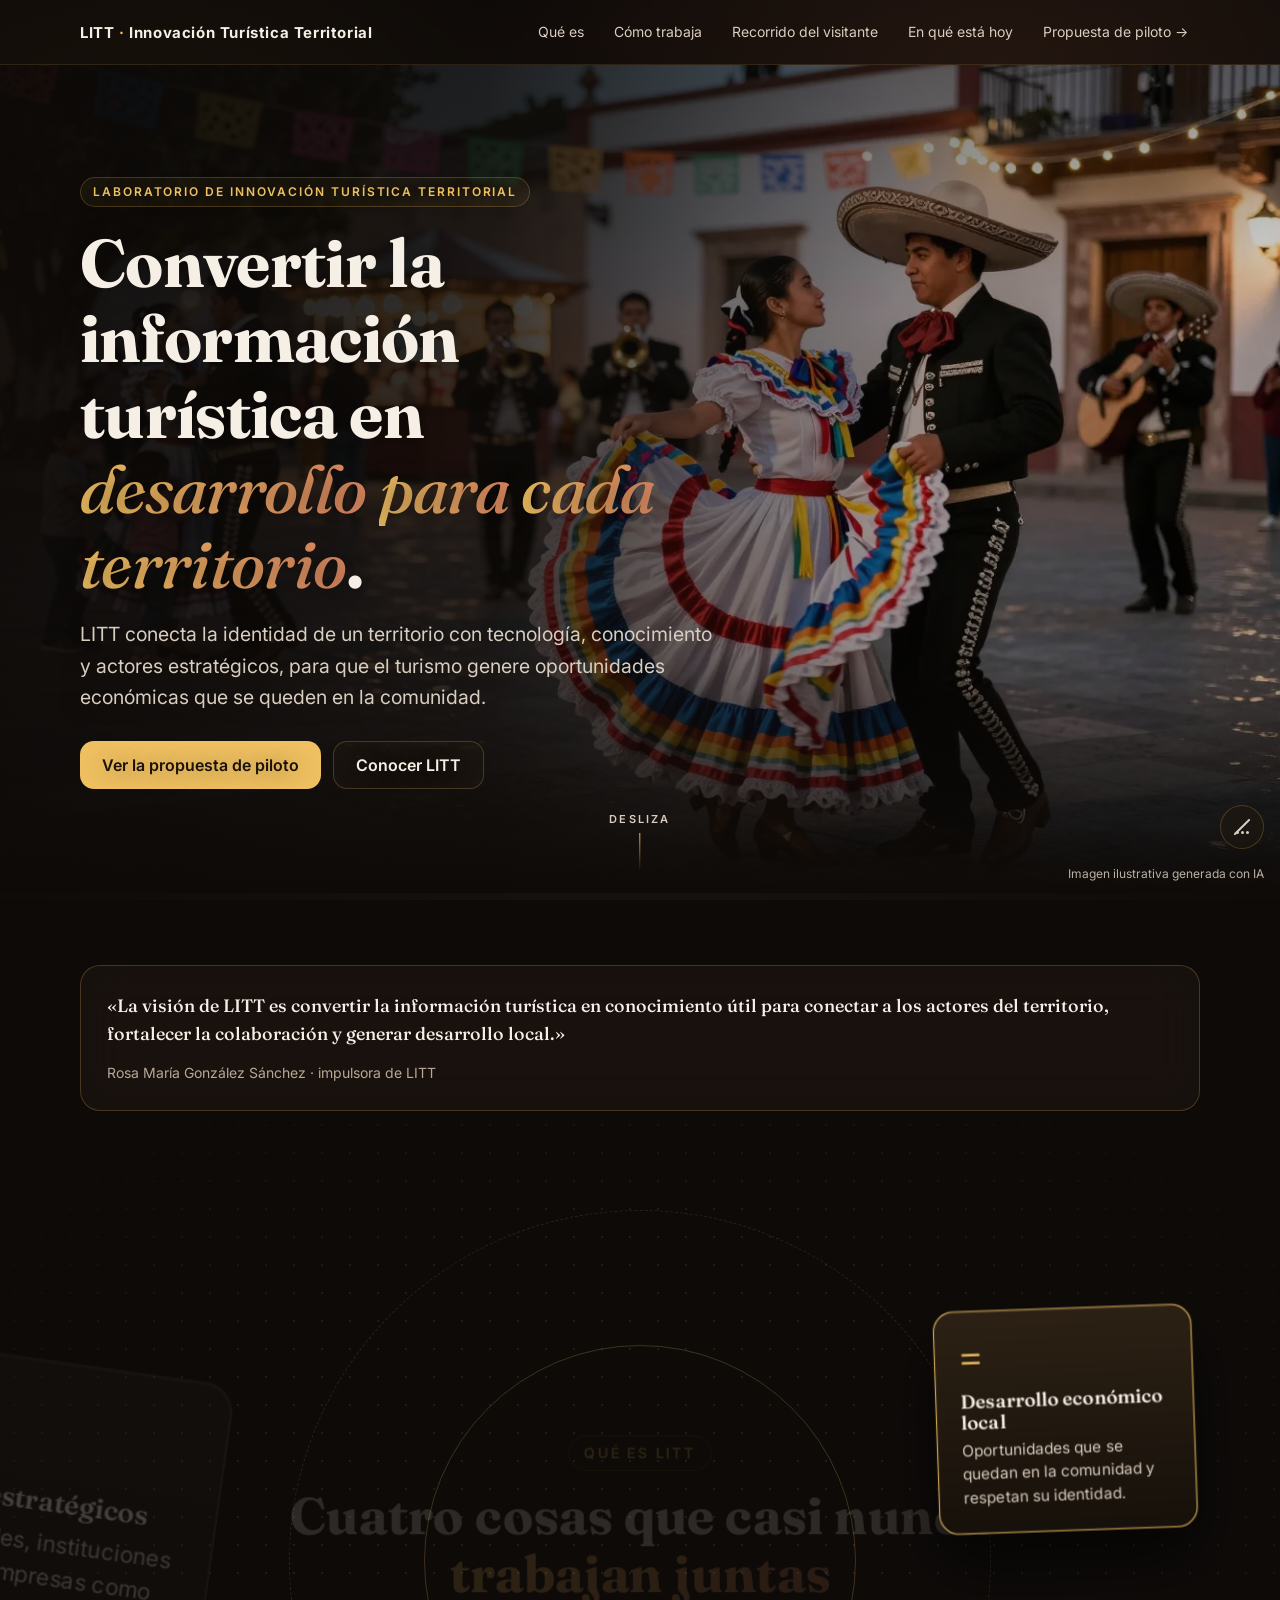
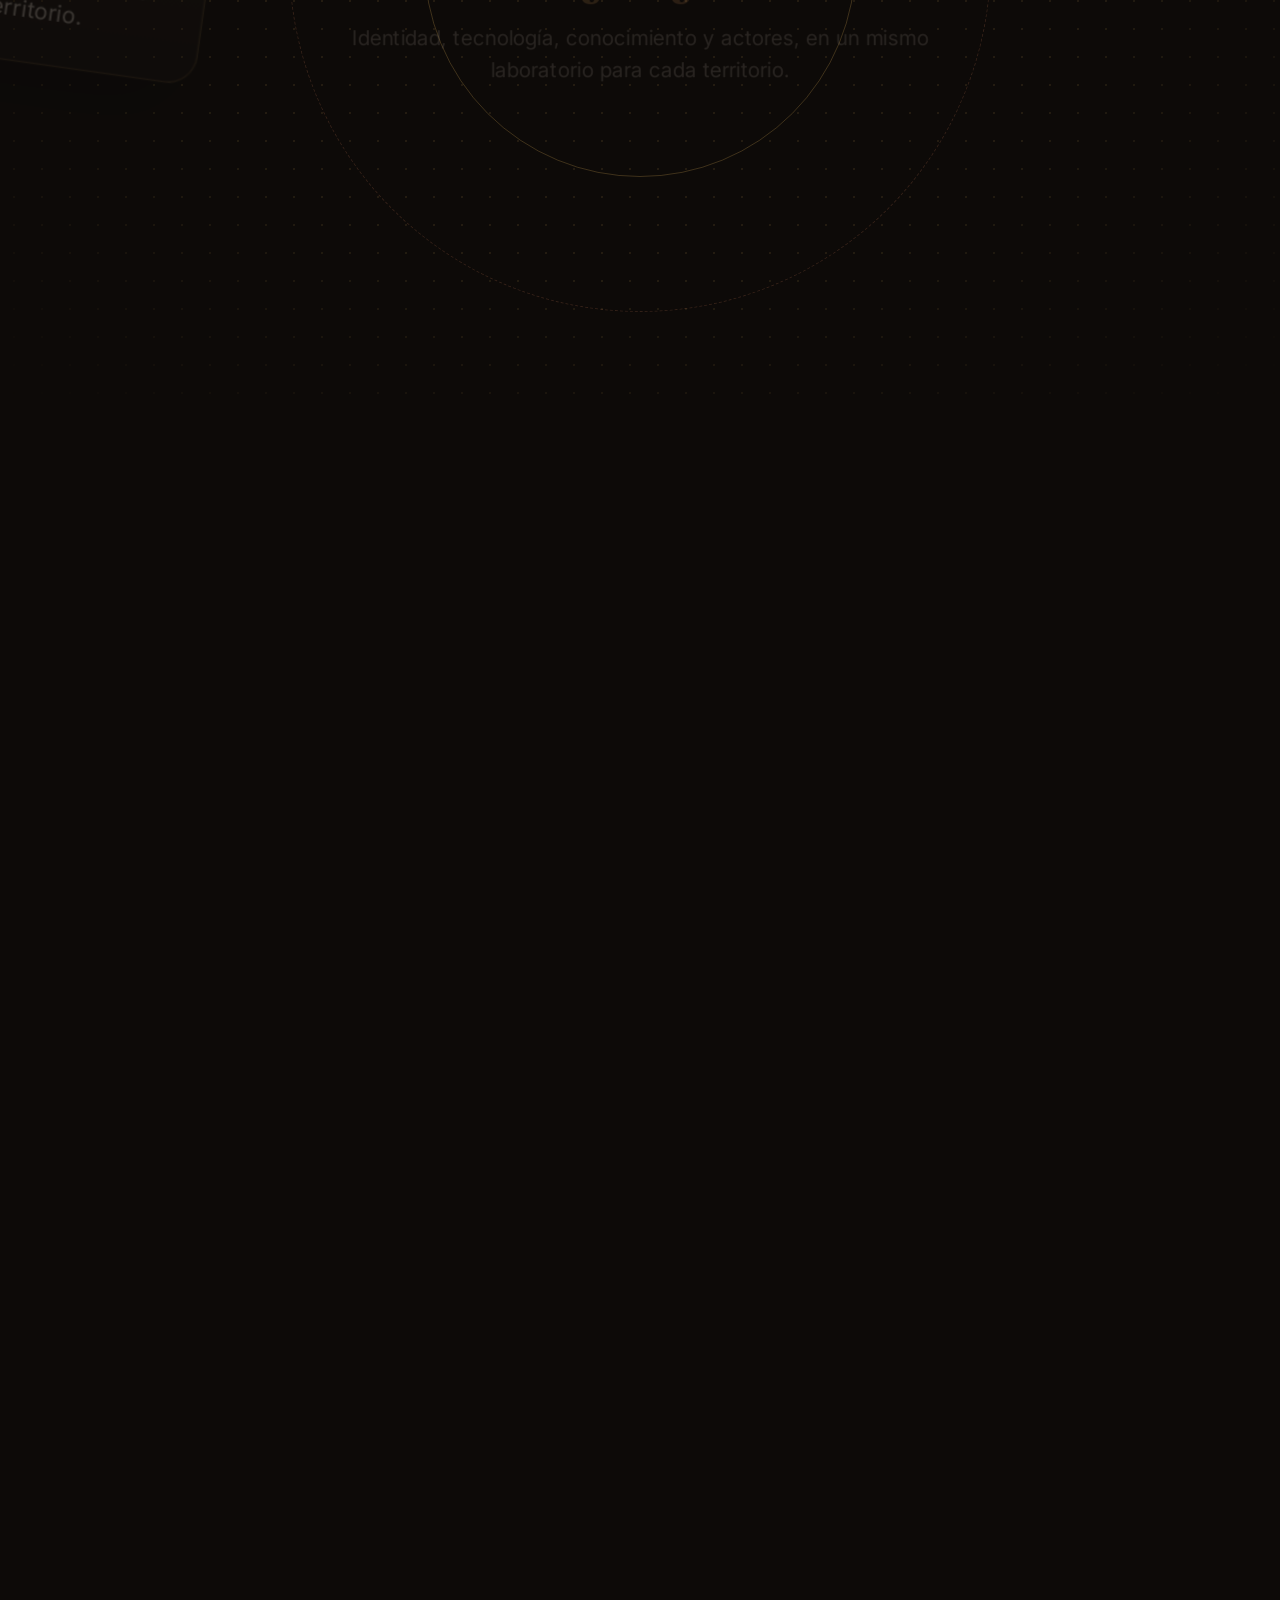
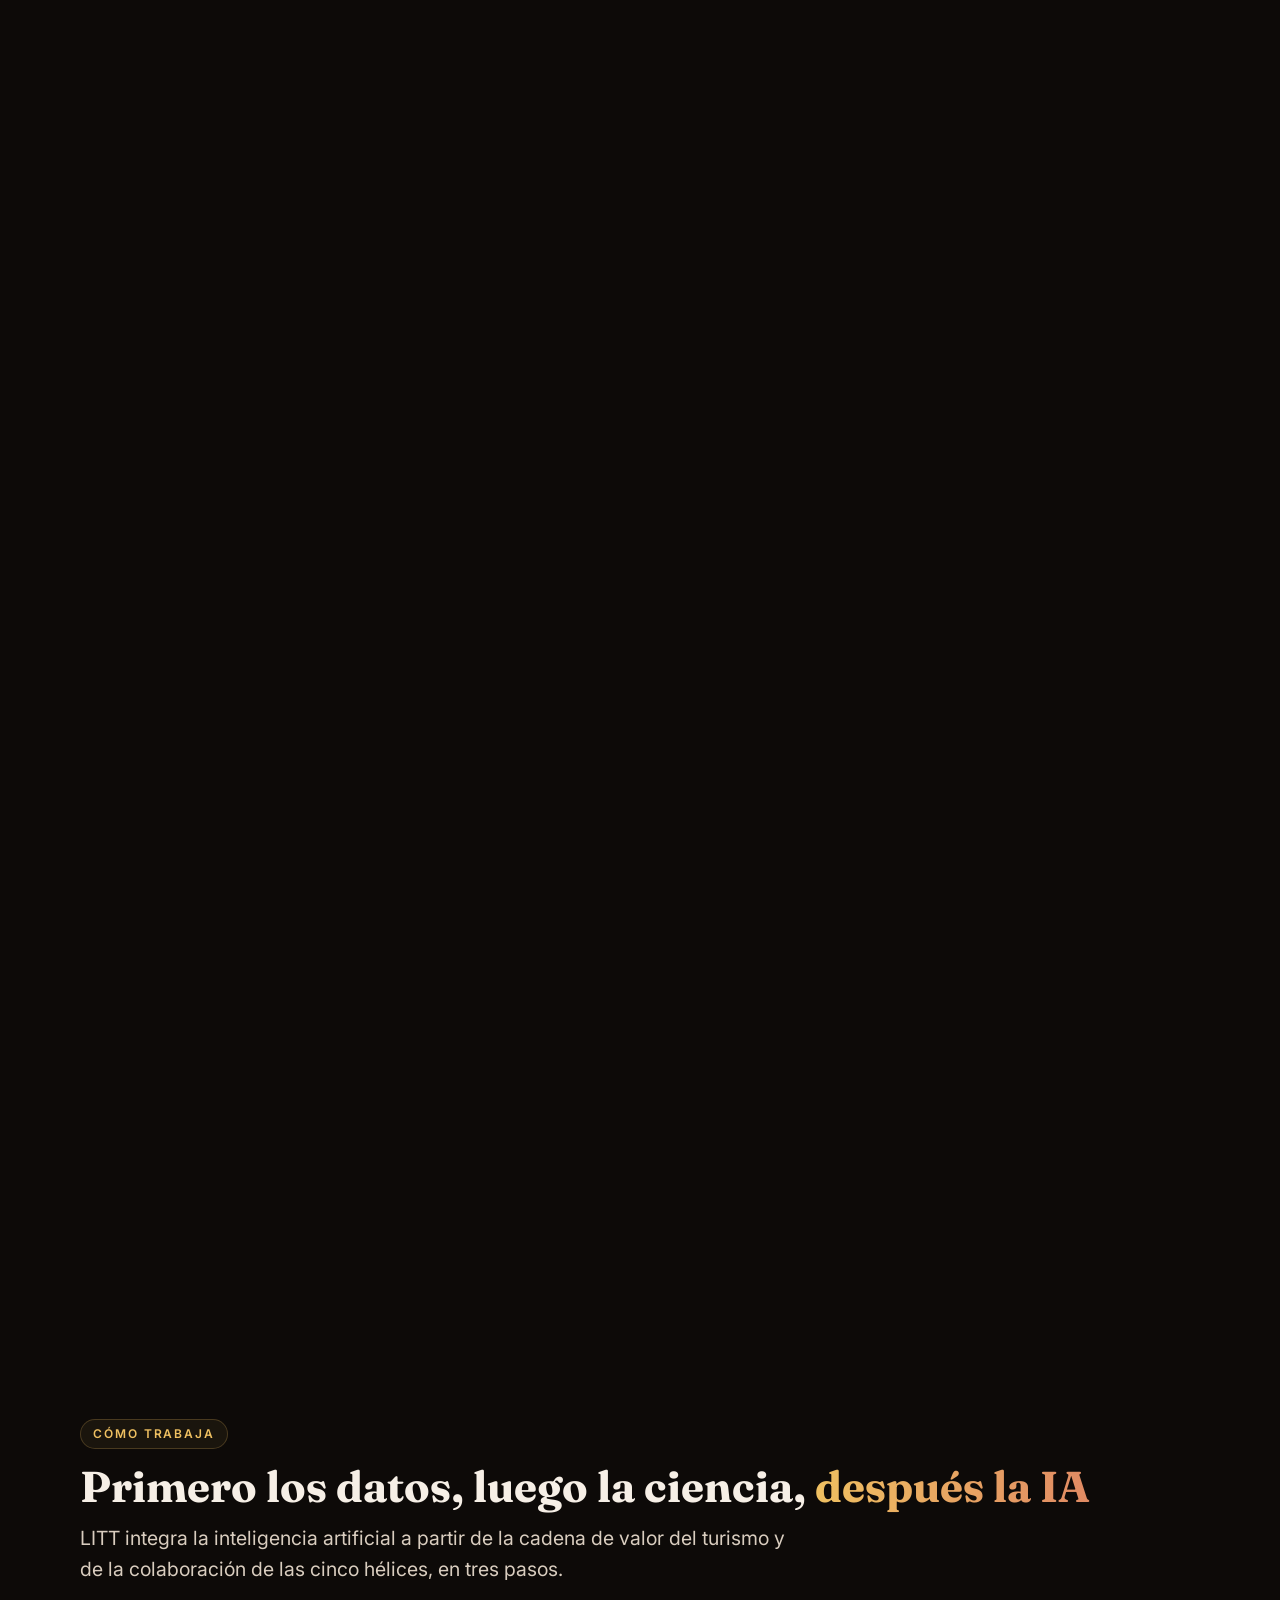
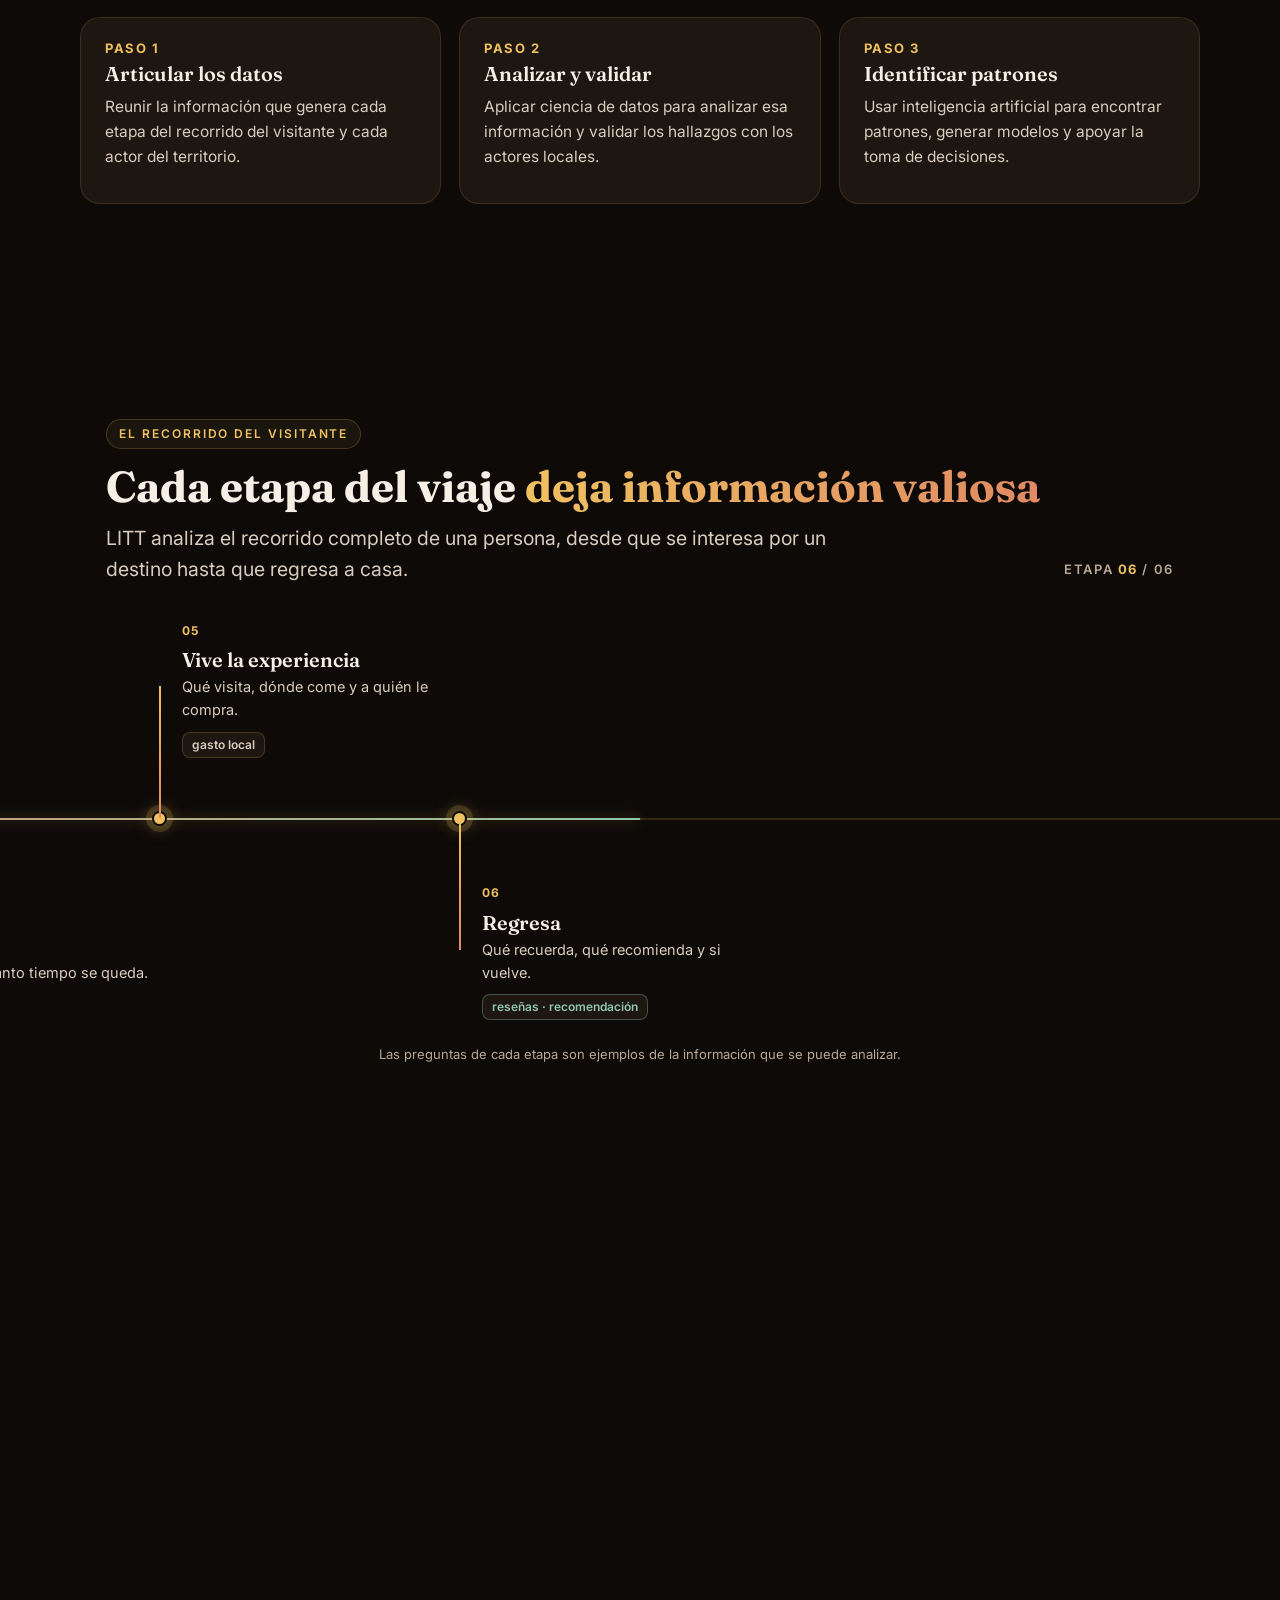
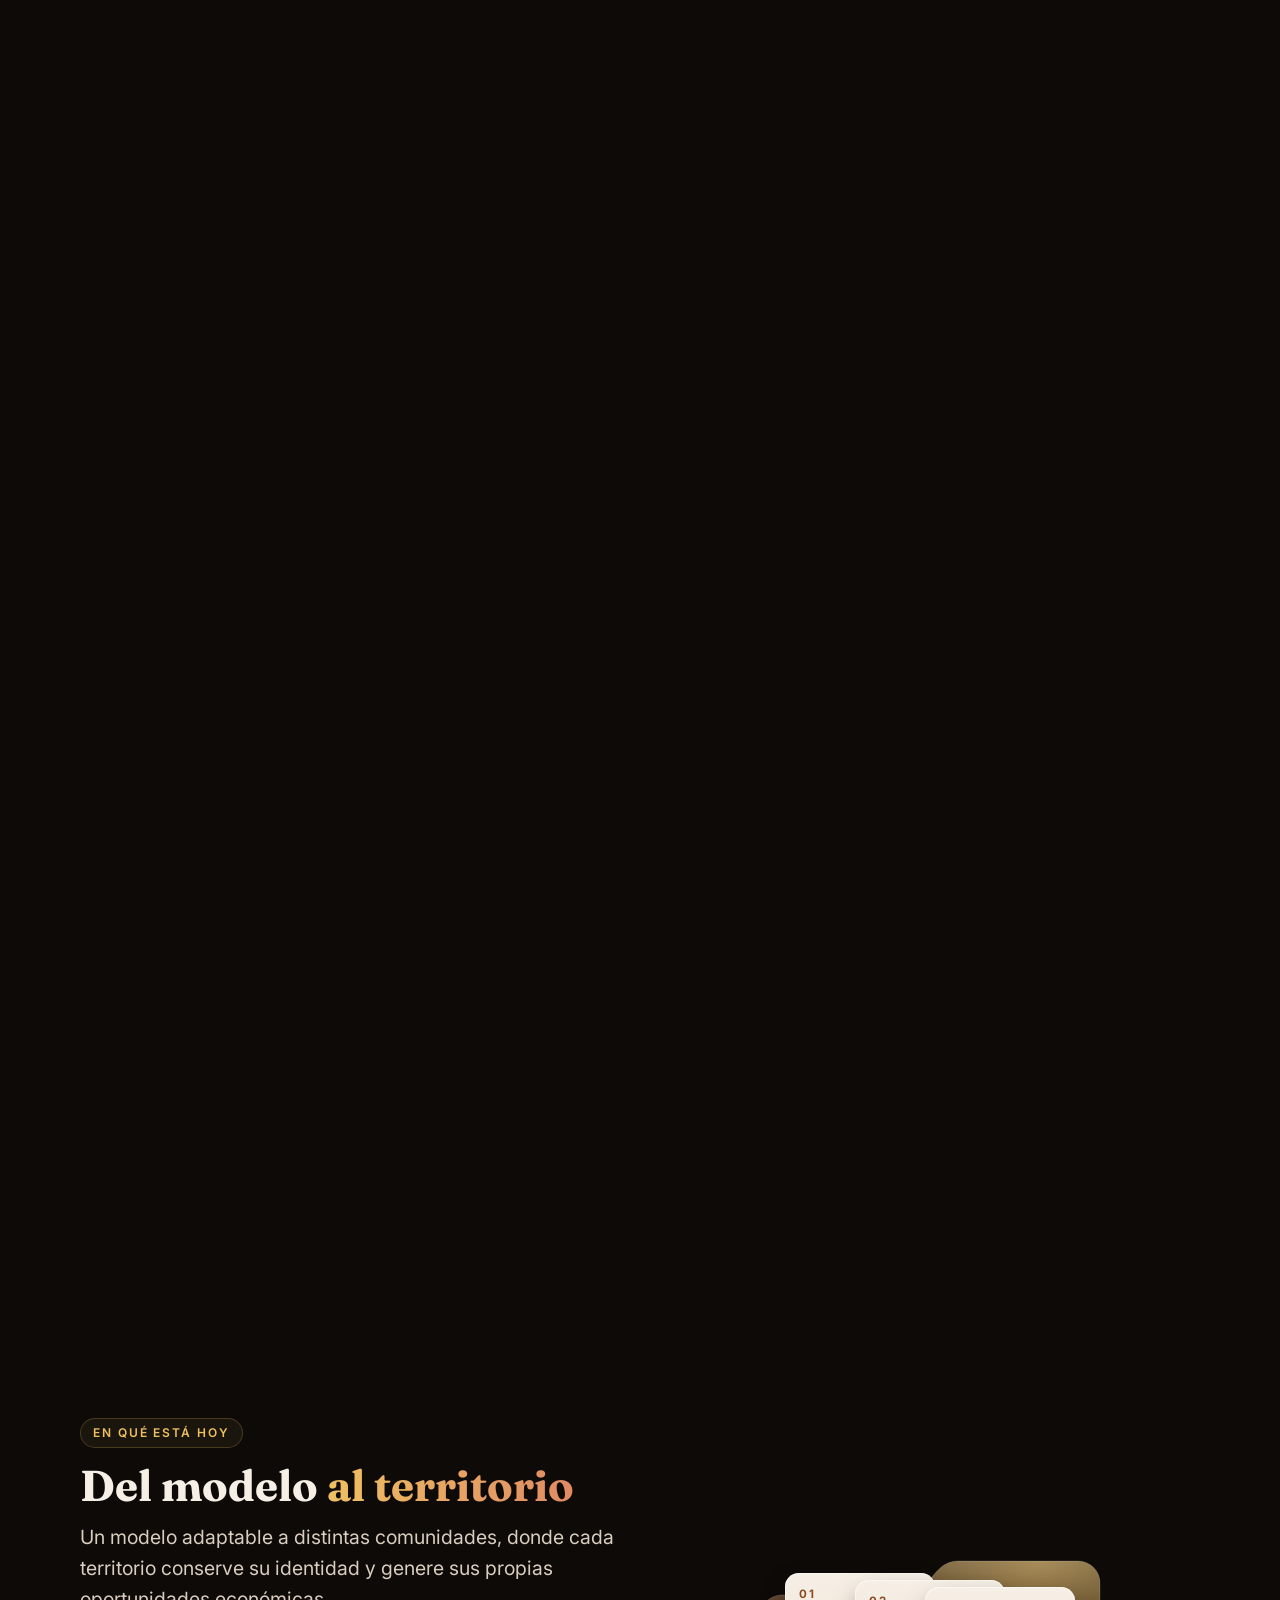
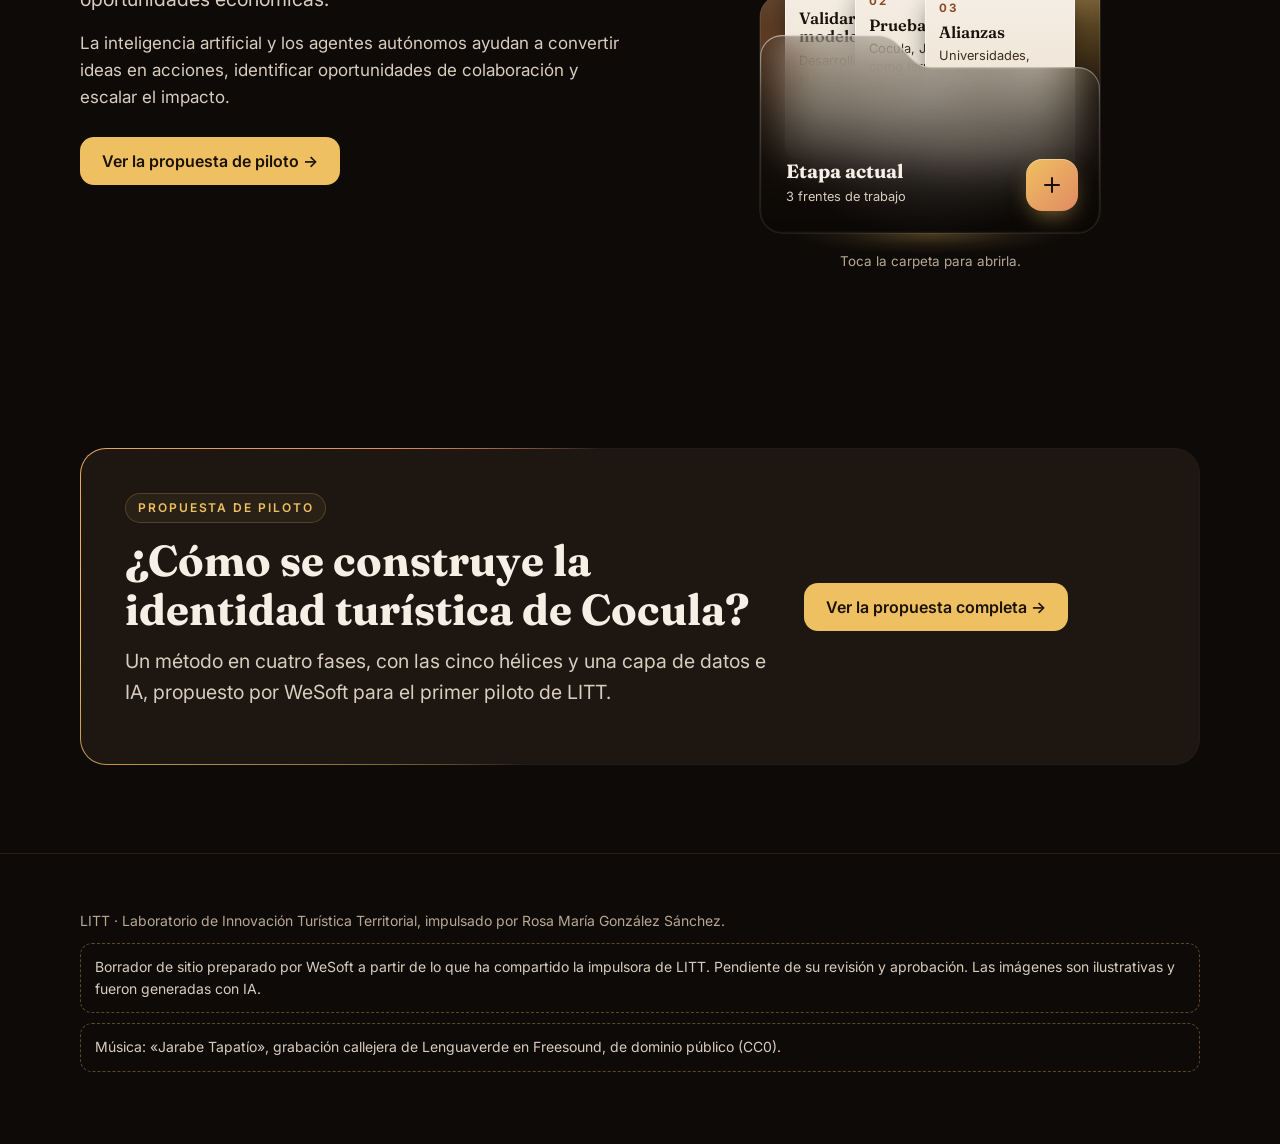
<file: index.html>
<!doctype html>
<html lang="es" class="sin-tl">
<head>
<meta charset="utf-8">
<meta name="viewport" content="width=device-width, initial-scale=1">
<title>LITT · Laboratorio de Innovación Turística Territorial</title>
<meta name="description" content="LITT conecta identidad territorial, tecnología, conocimiento y actores estratégicos para convertir la información turística en desarrollo económico local.">
<link rel="icon" href="img/favicon.svg" type="image/svg+xml">
<meta name="theme-color" content="#0d0a08">
<meta property="og:type" content="website">
<meta property="og:locale" content="es_MX">
<meta property="og:site_name" content="LITT · Innovación Turística Territorial">
<meta property="og:url" content="https://raulgm00.github.io/litt/">
<meta property="og:title" content="LITT · Laboratorio de Innovación Turística Territorial">
<meta property="og:description" content="Convertir la información turística en desarrollo para cada territorio, con su comunidad. Territorio de referencia: Cocula, Jalisco.">
<meta property="og:image" content="https://raulgm00.github.io/litt/img/og-index.jpg">
<meta property="og:image:width" content="1200">
<meta property="og:image:height" content="630">
<meta property="og:image:alt" content="LITT · Laboratorio de Innovación Turística Territorial">
<meta name="twitter:card" content="summary_large_image">
<link rel="preconnect" href="https://fonts.googleapis.com">
<link rel="preconnect" href="https://fonts.gstatic.com" crossorigin>
<link href="https://fonts.googleapis.com/css2?family=Fraunces:opsz,wght@9..144,500;9..144,700&family=Inter:wght@400;500;600&display=swap" rel="stylesheet">
<link rel="stylesheet" href="assets/efectos.css?v=20261030b">
<link rel="stylesheet" href="assets/litt.css?v=20261030b">
<link rel="stylesheet" href="assets/litt-fx.css?v=20261030b">
</head>
<body>
<div class="cielo" aria-hidden="true"></div>
<svg class="sierra" viewBox="0 0 1440 320" preserveAspectRatio="none" aria-hidden="true">
  <path fill="#1c1510" d="M0 250 L120 190 L220 225 L340 150 L470 215 L590 160 L720 205 L860 120 L990 200 L1110 150 L1250 215 L1360 175 L1440 205 L1440 320 L0 320Z"/>
  <path fill="#120d0a" d="M0 285 L160 240 L300 270 L450 225 L620 268 L780 230 L940 272 L1100 236 L1270 270 L1440 245 L1440 320 L0 320Z"/>
</svg>

<header class="barra">
  <div class="envoltura">
    <a class="marca" href="#inicio">LITT <span>·</span> Innovación Turística Territorial</a>
    <nav aria-label="Secciones">
      <a href="#que-es">Qué es</a>
      <a href="#como">Cómo trabaja</a>
      <a href="#recorrido">Recorrido del visitante</a>
      <a href="#hoy">En qué está hoy</a>
      <a href="propuesta.html">Propuesta de piloto →</a>
    </nav>
  </div>
</header>

<main id="inicio">
  <!-- HERO -->
  <section class="hero" data-fx-cine>
    <div class="hero-foto" aria-hidden="true">
      <video id="heroVideo" autoplay muted loop playsinline preload="none" poster="img/hero-baile.webp" data-src="img/hero-baile.mp4"></video>
      <img src="img/hero-baile.webp" alt="" width="1536" height="864">
    </div>
    <div class="envoltura hero-grid">
      <div class="hero-texto">
        <span class="eyebrow">Laboratorio de Innovación Turística Territorial</span>
        <h1 data-fx-palabras>Convertir la información turística en <span class="acento acento-serif">desarrollo para cada territorio</span>.</h1>
        <p class="lead">LITT conecta la identidad de un territorio con tecnología, conocimiento y actores estratégicos, para que el turismo genere oportunidades económicas que se queden en la comunidad.</p>
        <div class="acciones">
          <a class="btn btn-oro" href="propuesta.html">Ver la propuesta de piloto</a>
          <a class="btn btn-vidrio" href="#que-es">Conocer LITT</a>
        </div>
      </div>
    </div>
    <a class="desliza" href="#que-es">Desliza<i aria-hidden="true"></i></a>
    <button class="musica" type="button" data-fx-musica="audio/jarabe-plaza.mp3" aria-pressed="false" aria-label="Activar la música"><i aria-hidden="true"><b></b><b></b><b></b></i></button>
    <p class="credito-ia">Imagen ilustrativa generada con IA</p>
  </section>

  <!-- QUÉ ES · túnel de perspectiva (catálogo web-premium sección E · receta RuflesTv XU:1599) -->
  <section class="cita-sec">
    <div class="envoltura">
      <figure class="cita" style="margin:0">
        <blockquote>«La visión de LITT es convertir la información turística en conocimiento útil para conectar a los actores del territorio, fortalecer la colaboración y generar desarrollo local.»</blockquote>
        <figcaption>Rosa María González Sánchez · impulsora de LITT</figcaption>
      </figure>
    </div>
  </section>
  <section class="tunel" id="que-es" aria-labelledby="tunelTit">
    <div class="tunel__pin">
      <span class="tunel__aro tunel__aro--1" aria-hidden="true"></span>
      <span class="tunel__aro tunel__aro--2" aria-hidden="true"></span>
      <div class="tunel__titulo">
        <span class="eyebrow">Qué es LITT</span>
        <h2 id="tunelTit">Cuatro cosas que casi nunca <span class="acento">trabajan juntas</span></h2>
        <p class="sub">Identidad, tecnología, conocimiento y actores, en un mismo laboratorio para cada territorio.</p>
      </div>
      <ul class="tunel__cards">
        <li class="tcard"><span class="tcard__ico"><svg viewBox="0 0 24 24" fill="none" stroke="currentColor" stroke-width="1.8" stroke-linecap="round" stroke-linejoin="round" aria-hidden="true"><path d="M12 22s-8-4.5-8-11.8A8 8 0 0 1 12 2a8 8 0 0 1 8 8.2c0 7.3-8 11.8-8 11.8z"/><circle cx="12" cy="10" r="3"/></svg></span><h3>Identidad territorial</h3><p>Los activos, la vocación y las capacidades que hacen único a cada lugar.</p></li>
        <li class="tcard"><span class="tcard__ico"><svg viewBox="0 0 24 24" fill="none" stroke="currentColor" stroke-width="1.8" stroke-linecap="round" stroke-linejoin="round" aria-hidden="true"><rect x="3" y="4" width="18" height="12" rx="2"/><path d="M8 20h8M12 16v4"/></svg></span><h3>Tecnología</h3><p>Ciencia de datos, inteligencia artificial y agentes autónomos al servicio del territorio.</p></li>
        <li class="tcard"><span class="big">5</span><h3>Hélices articuladas</h3><p>Academia, gobierno, empresa, sociedad civil y medio ambiente sobre la misma base.</p></li>
        <li class="tcard"><span class="tcard__ico"><svg viewBox="0 0 24 24" fill="none" stroke="currentColor" stroke-width="1.8" stroke-linecap="round" stroke-linejoin="round" aria-hidden="true"><path d="M2 4h7a3 3 0 0 1 3 3v13a2 2 0 0 0-2-2H2zM22 4h-7a3 3 0 0 0-3 3v13a2 2 0 0 1 2-2h8z"/></svg></span><h3>Conocimiento</h3><p>Datos analizados y hallazgos validados, no suposiciones.</p></li>
        <li class="tcard"><span class="tcard__ico"><svg viewBox="0 0 24 24" fill="none" stroke="currentColor" stroke-width="1.8" stroke-linecap="round" stroke-linejoin="round" aria-hidden="true"><circle cx="9" cy="8" r="3"/><circle cx="17" cy="9" r="2.5"/><path d="M3 20c0-3.3 2.7-6 6-6s6 2.7 6 6M14 20c0-2.5 1.5-4.5 4-4.5s3 1.5 3 4.5"/></svg></span><h3>Actores estratégicos</h3><p>Universidades, instituciones públicas y empresas como aliados del territorio.</p></li>
        <li class="tcard tcard--meta"><span class="big">=</span><h3>Desarrollo económico local</h3><p>Oportunidades que se quedan en la comunidad y respetan su identidad.</p></li>
      </ul>
    </div>
  </section>

  <!-- CÓMO TRABAJA -->
  <section id="como">
    <div class="envoltura">
      <span class="eyebrow">Cómo trabaja</span>
      <h2>Primero los datos, luego la ciencia, <span class="acento">después la IA</span></h2>
      <p class="lead">LITT integra la inteligencia artificial a partir de la cadena de valor del turismo y de la colaboración de las cinco hélices, en tres pasos.</p>
      <div class="rejilla r3 pasos-ia revela" data-fx="spot" style="margin-top:32px">
        <article class="tarjeta fx-spot-item fx-item"><span class="num">Paso 1</span><h3>Articular los datos</h3><p>Reunir la información que genera cada etapa del recorrido del visitante y cada actor del territorio.</p></article>
        <article class="tarjeta fx-spot-item fx-item"><span class="num">Paso 2</span><h3>Analizar y validar</h3><p>Aplicar ciencia de datos para analizar esa información y validar los hallazgos con los actores locales.</p></article>
        <article class="tarjeta fx-spot-item fx-item"><span class="num">Paso 3</span><h3>Identificar patrones</h3><p>Usar inteligencia artificial para encontrar patrones, generar modelos y apoyar la toma de decisiones.</p></article>
      </div>
    </div>
  </section>

  <!-- RECORRIDO -->
  <!-- Timeline horizontal fijado (catálogo web-premium, sección E · receta ISSSTE IX:266) -->
  <section class="h-tl" id="recorrido" aria-labelledby="tlTit">
    <div class="tl-sticky">
      <div class="envoltura tl-head">
        <div>
          <span class="eyebrow">El recorrido del visitante</span>
          <h2 id="tlTit">Cada etapa del viaje <span class="acento">deja información valiosa</span></h2>
          <p class="lead">LITT analiza el recorrido completo de una persona, desde que se interesa por un destino hasta que regresa a casa.</p>
        </div>
        <span class="tl-cnt" aria-hidden="true">ETAPA <b id="tlCnt">01</b> / 06</span>
      </div>
      <div class="tl-view">
        <ol class="tl-track" id="tlTrack">
          <li class="tl-line" aria-hidden="true"><i id="tlFill"></i></li>
          <li class="tl-hito up"><span class="tl-dot"></span><span class="tl-stem"></span><div class="tl-txt"><span class="tl-n">01</span><h3>Se interesa</h3><p>Qué despierta su curiosidad por el destino.</p><code>inspiración</code></div></li>
          <li class="tl-hito dn"><span class="tl-dot"></span><span class="tl-stem"></span><div class="tl-txt"><span class="tl-n">02</span><h3>Busca información</h3><p>Dónde busca y qué no encuentra.</p><code>búsquedas · preguntas</code></div></li>
          <li class="tl-hito up"><span class="tl-dot"></span><span class="tl-stem"></span><div class="tl-txt"><span class="tl-n">03</span><h3>Decide y compra</h3><p>Qué lo convence y qué lo frena.</p><code>reservas · precios</code></div></li>
          <li class="tl-hito dn"><span class="tl-dot"></span><span class="tl-stem"></span><div class="tl-txt"><span class="tl-n">04</span><h3>Viaja</h3><p>Cómo llega y cuánto tiempo se queda.</p><code>origen · estancia</code></div></li>
          <li class="tl-hito up"><span class="tl-dot"></span><span class="tl-stem"></span><div class="tl-txt"><span class="tl-n">05</span><h3>Vive la experiencia</h3><p>Qué visita, dónde come y a quién le compra.</p><code>gasto local</code></div></li>
          <li class="tl-hito dn"><span class="tl-dot"></span><span class="tl-stem"></span><div class="tl-txt"><span class="tl-n">06</span><h3>Regresa</h3><p>Qué recuerda, qué recomienda y si vuelve.</p><code class="ok">reseñas · recomendación</code></div></li>
        </ol>
      </div>
      <p class="fuente envoltura tl-nota">Las preguntas de cada etapa son ejemplos de la información que se puede analizar.</p>
    </div>
  </section>

  <!-- HOY · carpeta de vidrio (receta RuflesTv «Kit de redes», XU:664 / carpeta()) -->
  <section id="hoy">
    <div class="envoltura hoy-sec">
      <div>
        <span class="eyebrow">En qué está hoy</span>
        <h2>Del modelo <span class="acento">al territorio</span></h2>
        <p class="lead">Un modelo adaptable a distintas comunidades, donde cada territorio conserve su identidad y genere sus propias oportunidades económicas.</p>
        <p class="hoy-txt">La inteligencia artificial y los agentes autónomos ayudan a convertir ideas en acciones, identificar oportunidades de colaboración y escalar el impacto.</p>
        <a class="btn btn-oro" href="propuesta.html">Ver la propuesta de piloto →</a>
      </div>
      <div class="gf__zona">
        <div class="gf" id="hoyGf" data-open data-nombre="la etapa actual, 3 frentes">
          <div class="gf__tilt">
            <div class="gf__sombra" aria-hidden="true"></div>
            <div class="gf__back" aria-hidden="true"></div>
            <svg class="gf__rim gf__rim--back" viewBox="0 0 340 272" aria-hidden="true"><path d="M0 56A22 22 0 0 1 22 34L146 34C170 34 172 0 198 0L318 0A22 22 0 0 1 340 22L340 250A22 22 0 0 1 318 272L22 272A22 22 0 0 1 0 250Z"/></svg>
            <div class="gf__hojas" role="list" aria-label="Los tres frentes de la etapa actual">
              <article class="gf__hoja" role="listitem" style="--slot:-1;--d:2">
                <span class="hj-n">01</span><h3>Validar el modelo</h3><p>Desarrollar y probar el modelo de LITT.</p>
              </article>
              <article class="gf__hoja" role="listitem" style="--slot:0;--d:1">
                <span class="hj-n">02</span><h3>Prueba piloto</h3><p>Cocula, Jalisco, como territorio de referencia.</p>
              </article>
              <article class="gf__hoja" role="listitem" style="--slot:1;--d:0">
                <span class="hj-n">03</span><h3>Alianzas</h3><p>Universidades, instituciones públicas y empresas.</p>
              </article>
            </div>
            <div class="gf__front">
              <div class="gf__tint" aria-hidden="true"></div>
              <div class="gf__spec" aria-hidden="true"></div>
              <svg class="gf__rim gf__rim--front" viewBox="0 0 340 198" aria-hidden="true"><defs><linearGradient id="gf-rim-g" x1="0" y1="0" x2="0" y2="1"><stop offset="0" stop-color="#fff" stop-opacity=".9"/><stop offset=".35" stop-color="#fff" stop-opacity=".3"/><stop offset="1" stop-color="#fff" stop-opacity=".1"/></linearGradient></defs><path d="M0 22A22 22 0 0 1 22 0L118 0C144 0 146 32 172 32L318 32A22 22 0 0 1 340 54L340 176A22 22 0 0 1 318 198L22 198A22 22 0 0 1 0 176Z" stroke="url(#gf-rim-g)"/></svg>
              <button type="button" class="gf__hit" aria-expanded="true" aria-label="Cerrar la etapa actual, 3 frentes"></button>
              <div class="gf__label"><span class="gf__titulo">Etapa actual</span><span class="gf__meta">3 frentes de trabajo</span></div>
              <span class="gf__icono" aria-hidden="true"><svg viewBox="0 0 24 24" fill="none" stroke="currentColor" stroke-width="2" stroke-linecap="round"><path d="M12 5v14M5 12h14"/></svg></span>
            </div>
          </div>
        </div>
        <p class="gf__ayuda">Toca la carpeta para abrirla.</p>
      </div>
    </div>
  </section>

  <!-- CTA -->
  <section id="propuesta">
    <div class="envoltura">
      <div class="cta fx-borde-giro">
        <div>
          <span class="eyebrow">Propuesta de piloto</span>
          <h2>¿Cómo se construye la identidad turística de Cocula?</h2>
          <p class="lead">Un método en cuatro fases, con las cinco hélices y una capa de datos e IA, propuesto por WeSoft para el primer piloto de LITT.</p>
        </div>
        <div>
          <a class="btn btn-oro" href="propuesta.html">Ver la propuesta completa →</a>
        </div>
      </div>
    </div>
  </section>
</main>

<footer>
  <div class="envoltura">
    <p>LITT · Laboratorio de Innovación Turística Territorial, impulsado por Rosa María González Sánchez.</p>
    <p class="aviso">Borrador de sitio preparado por WeSoft a partir de lo que ha compartido la impulsora de LITT. Pendiente de su revisión y aprobación. Las imágenes son ilustrativas y fueron generadas con IA.</p>
    <p class="aviso">Música: «Jarabe Tapatío», grabación callejera de Lenguaverde en Freesound, de dominio público (CC0).</p>
  </div>
</footer>

<script src="assets/efectos.js?v=20261030b"></script>
<script src="assets/litt-fx.js?v=20261030b"></script>
</body>
</html>
</file>
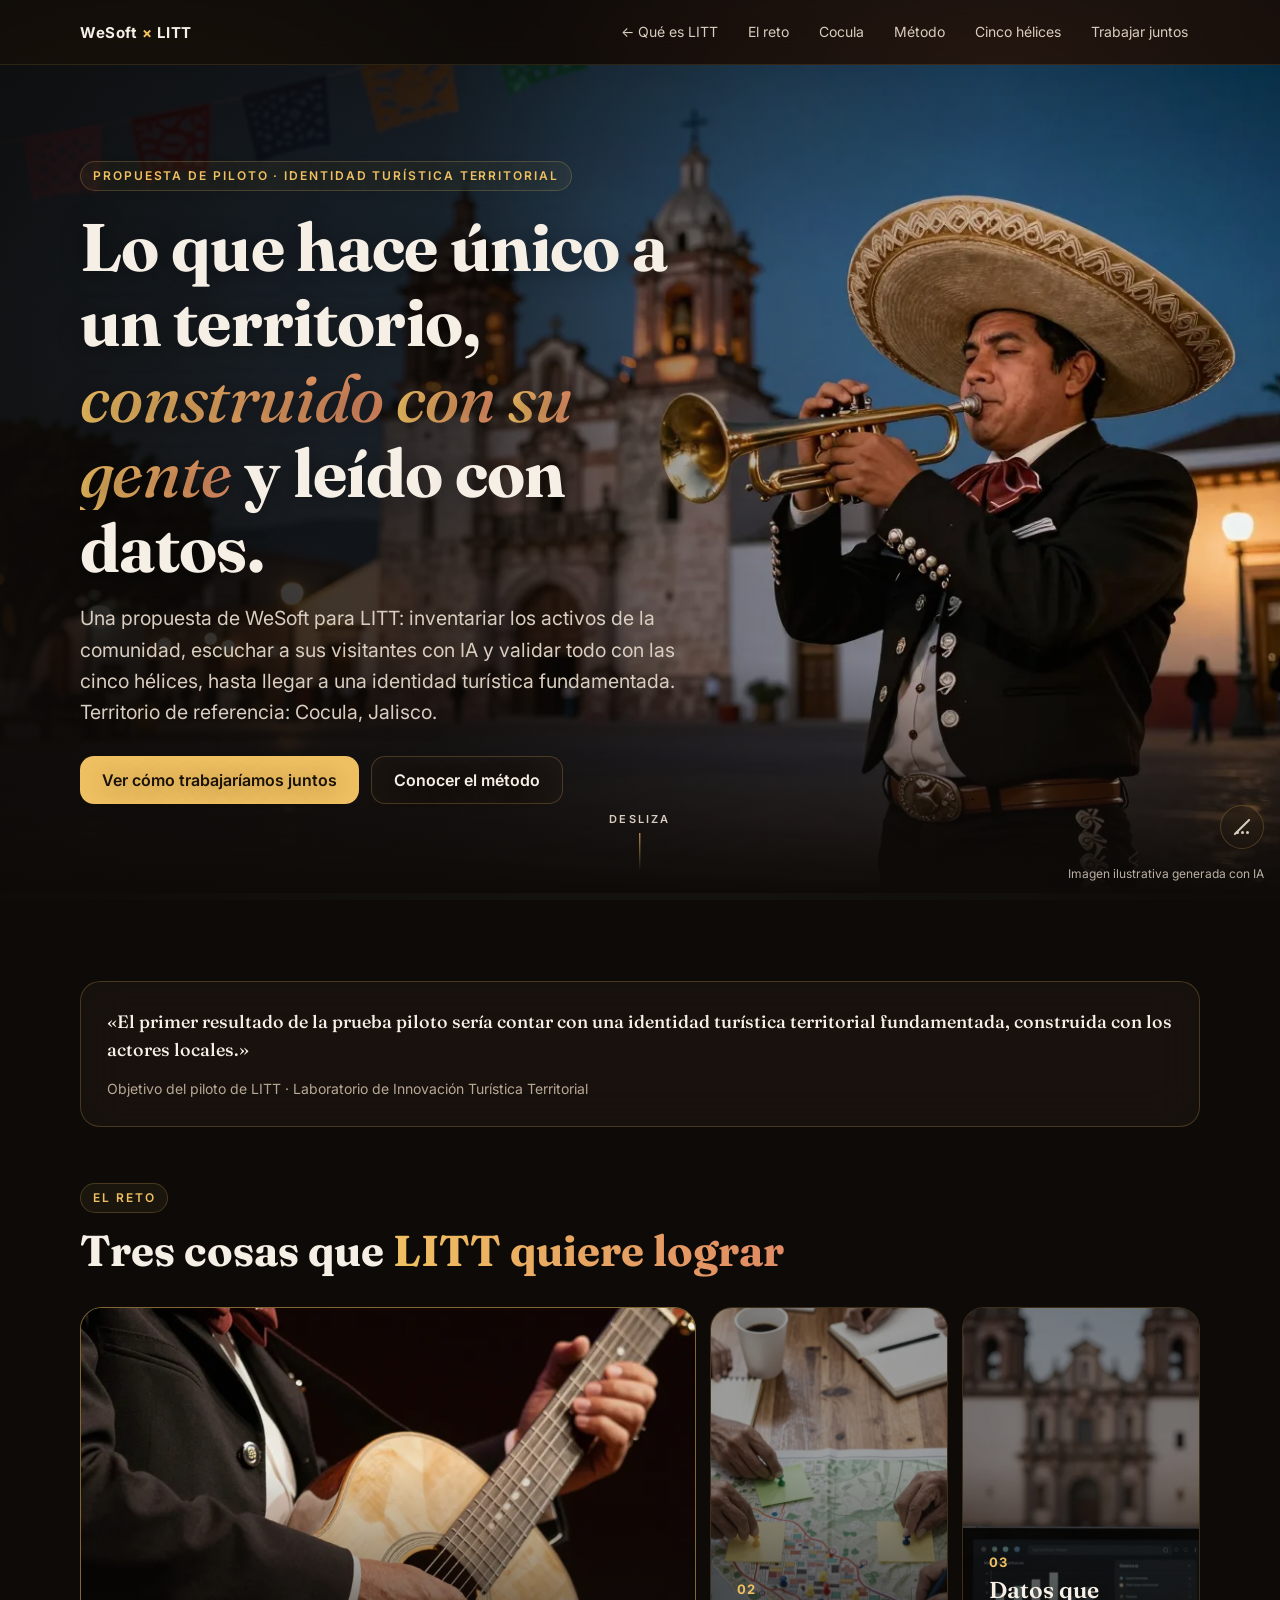
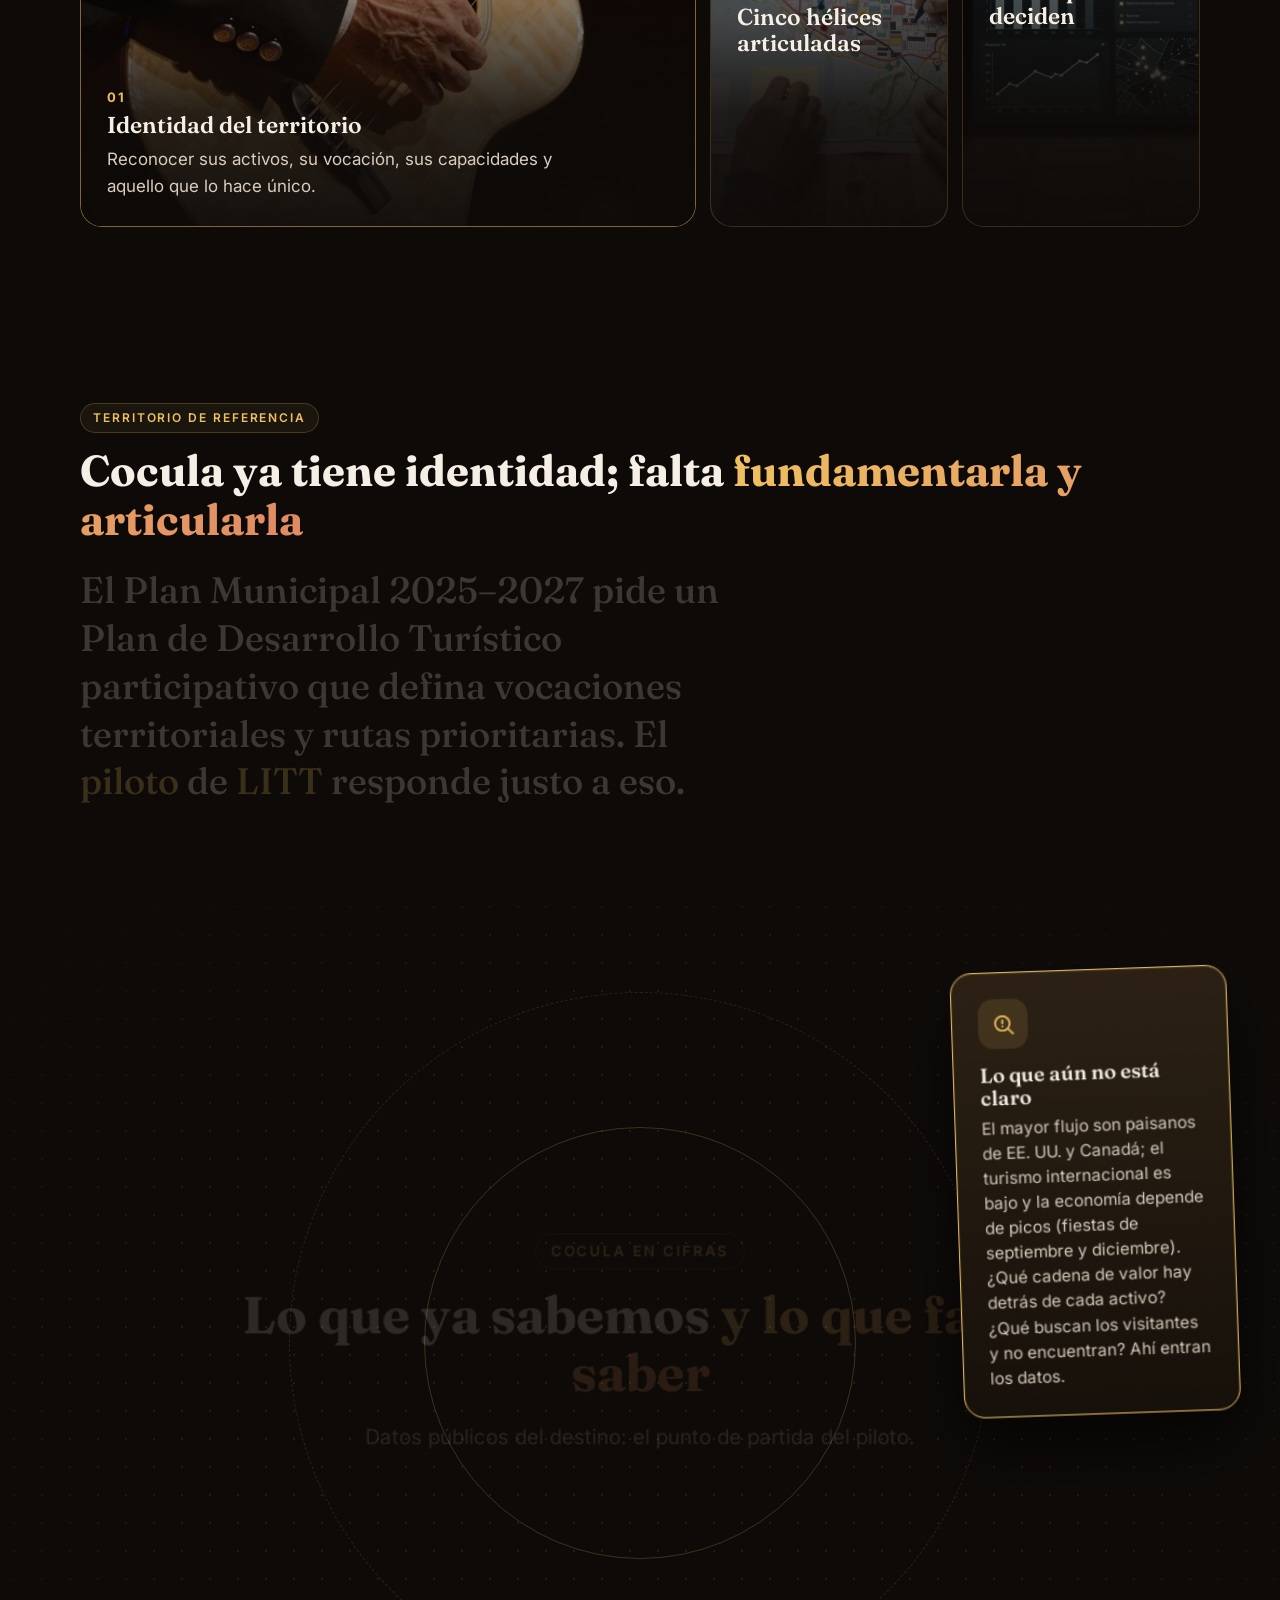
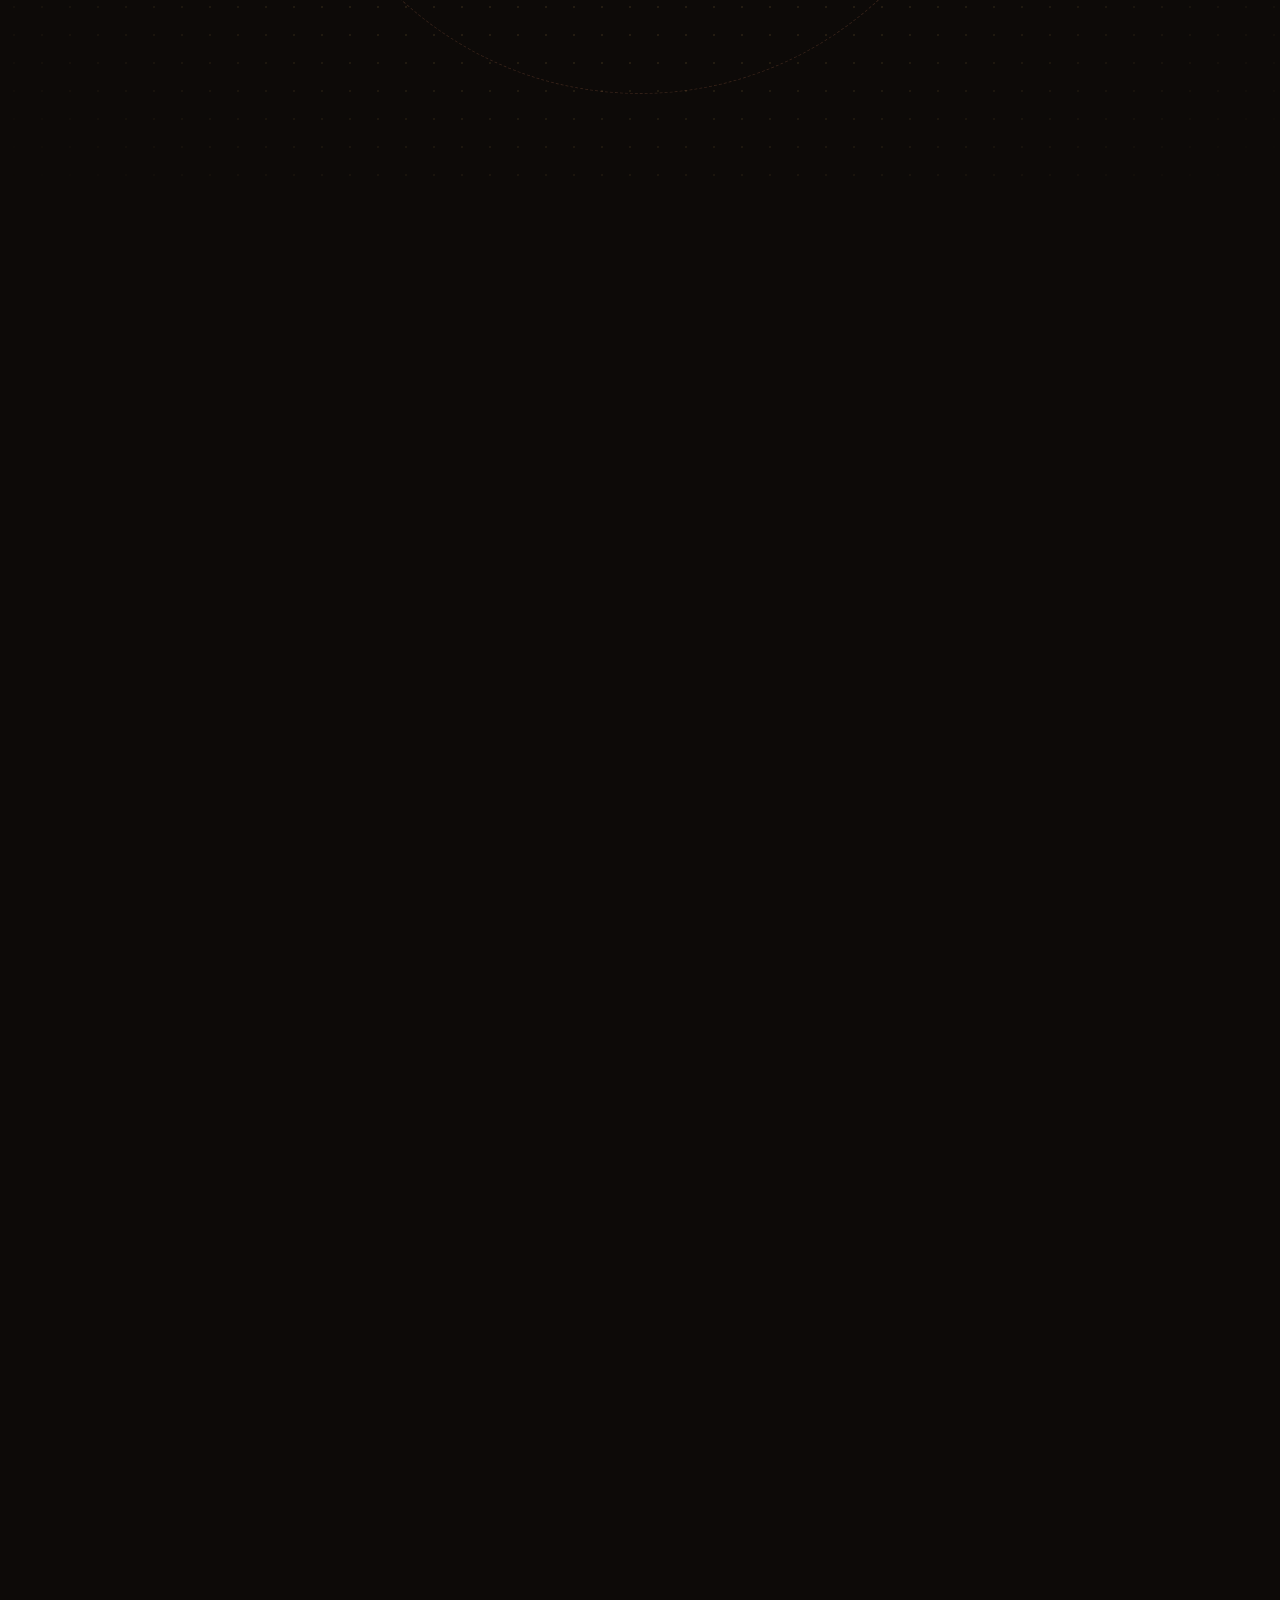
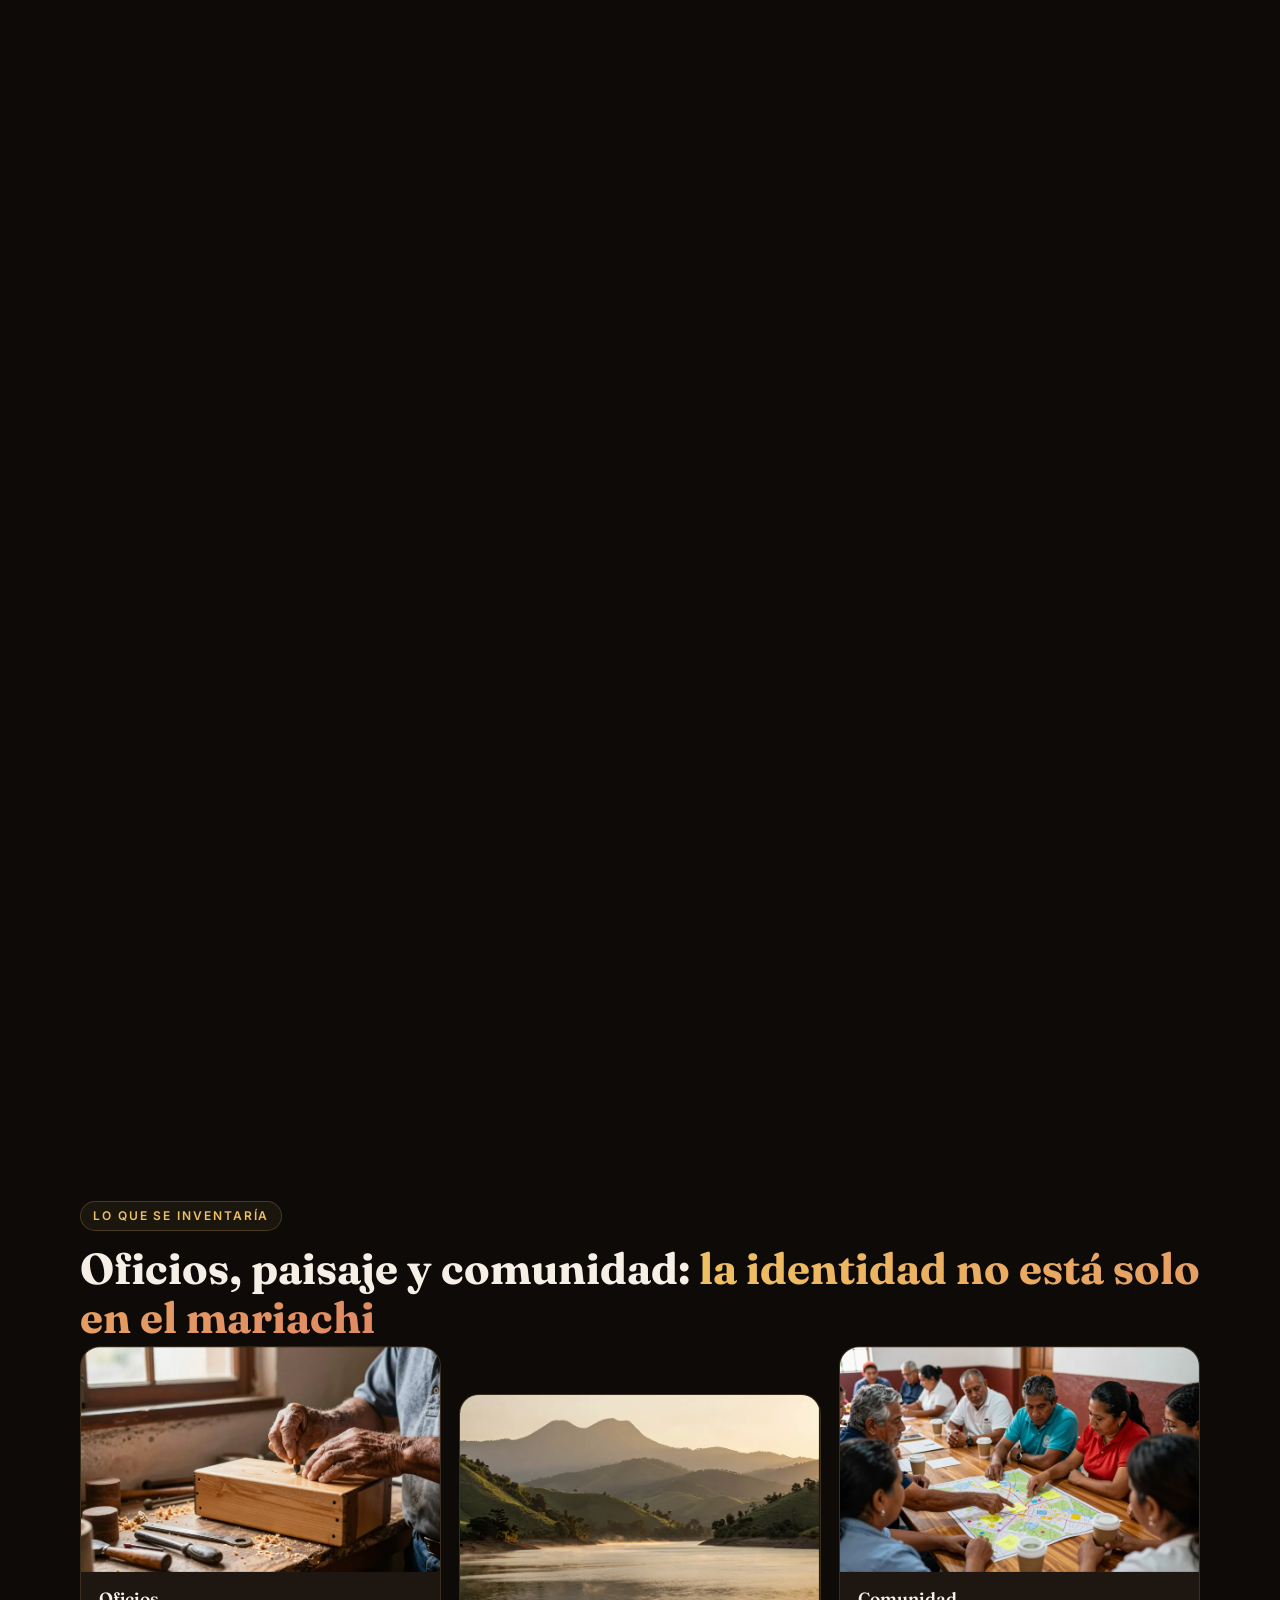
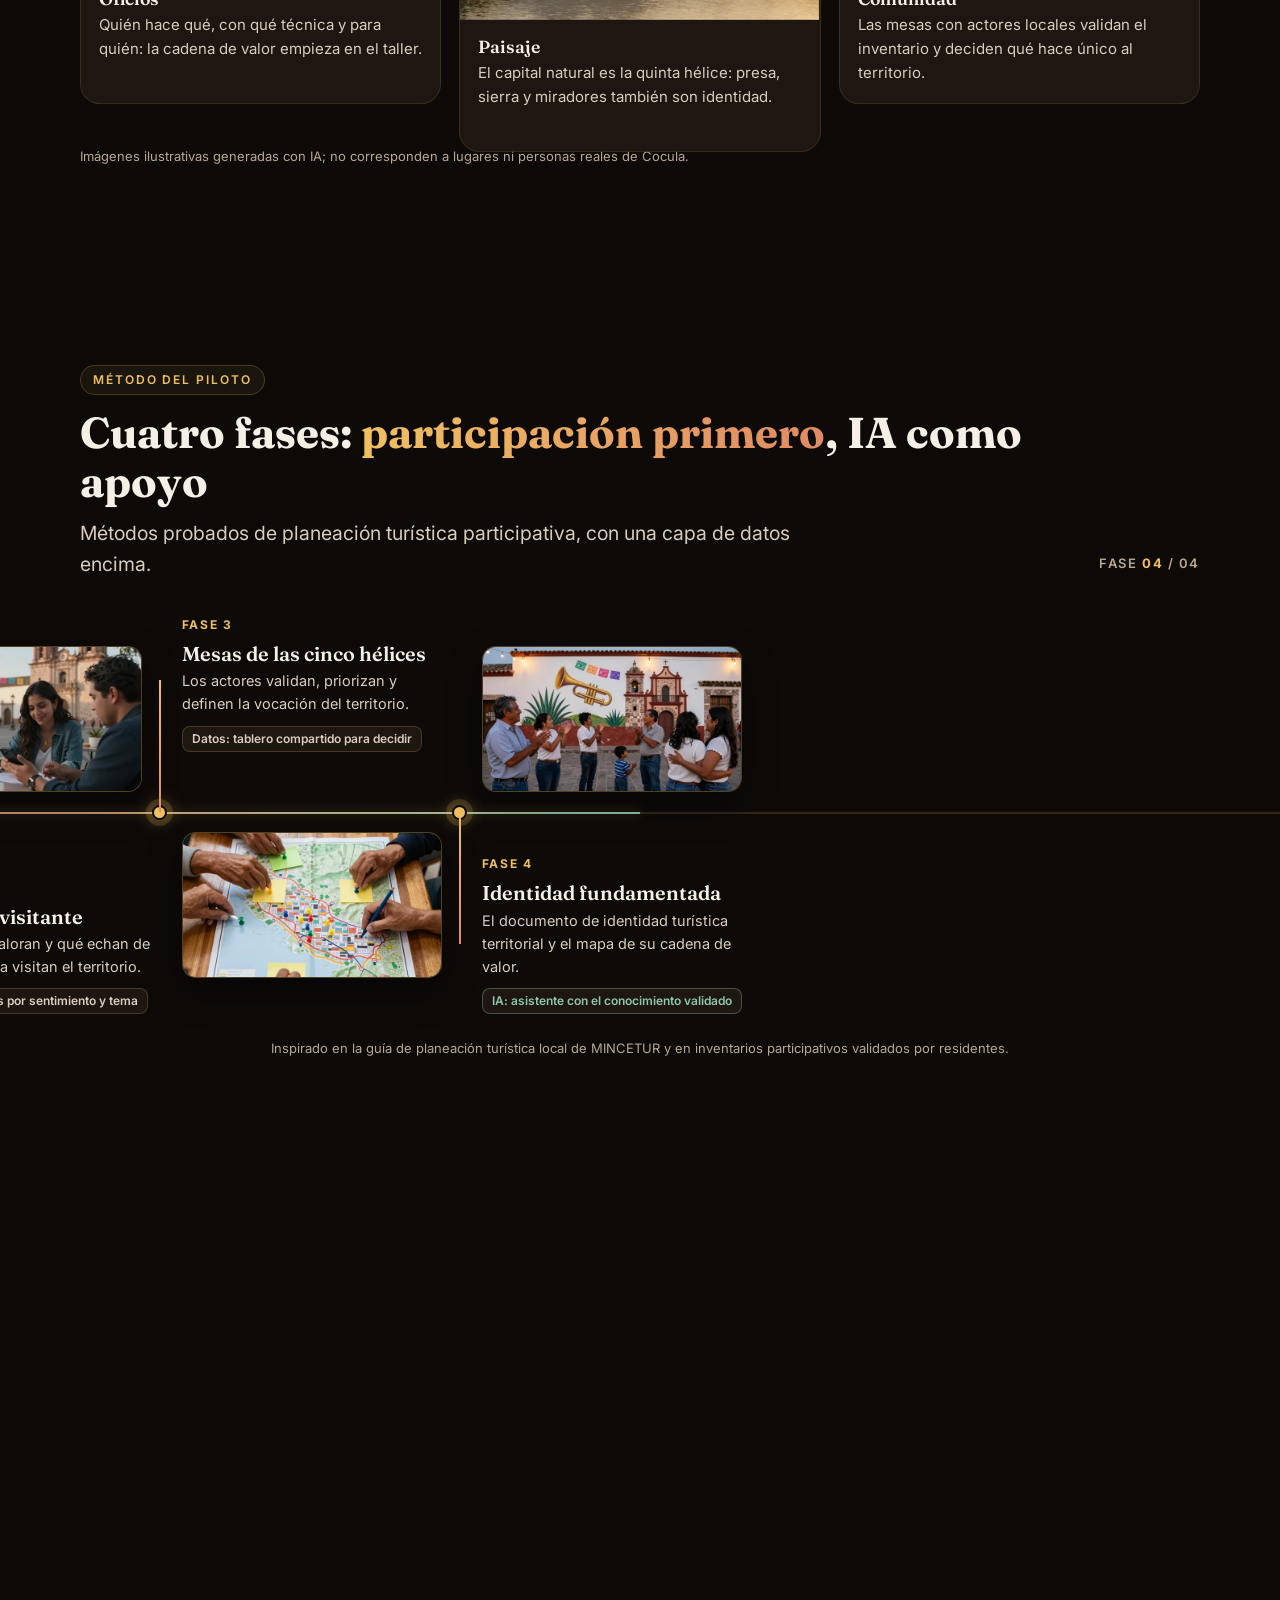
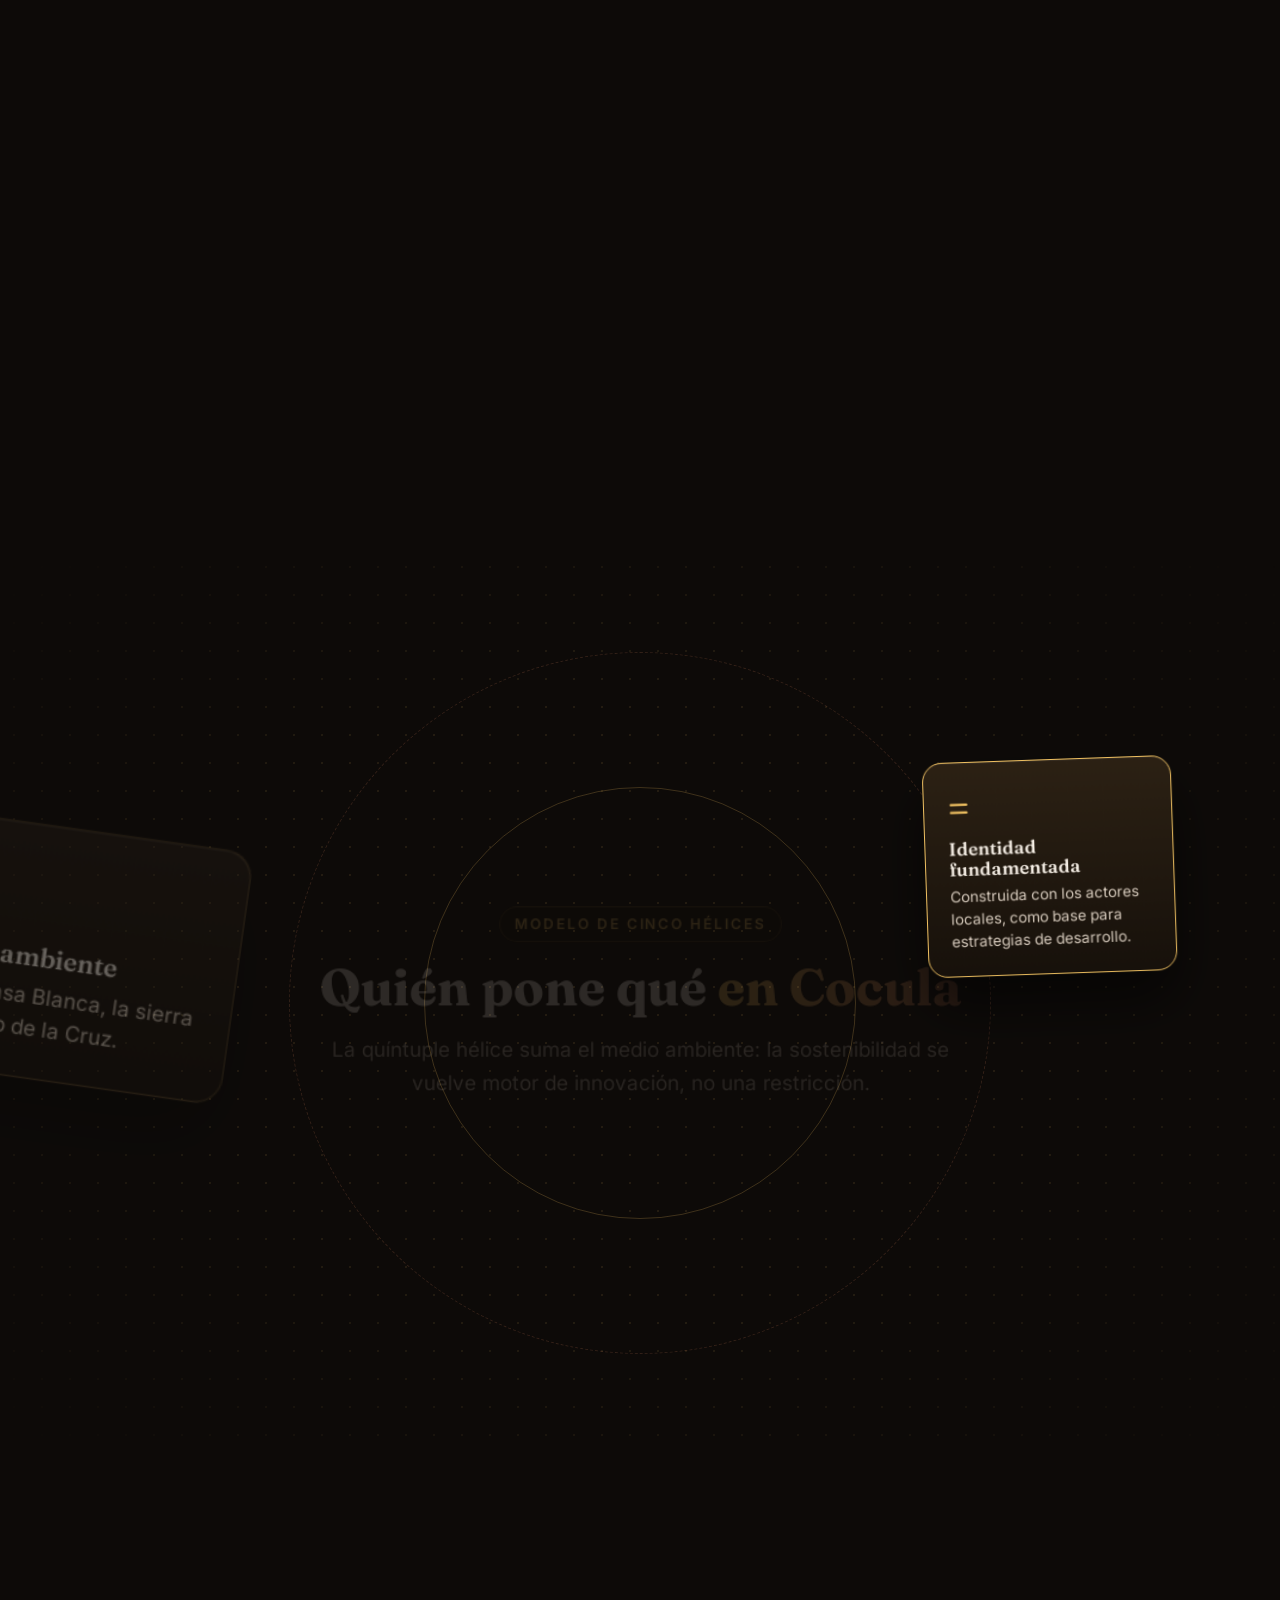
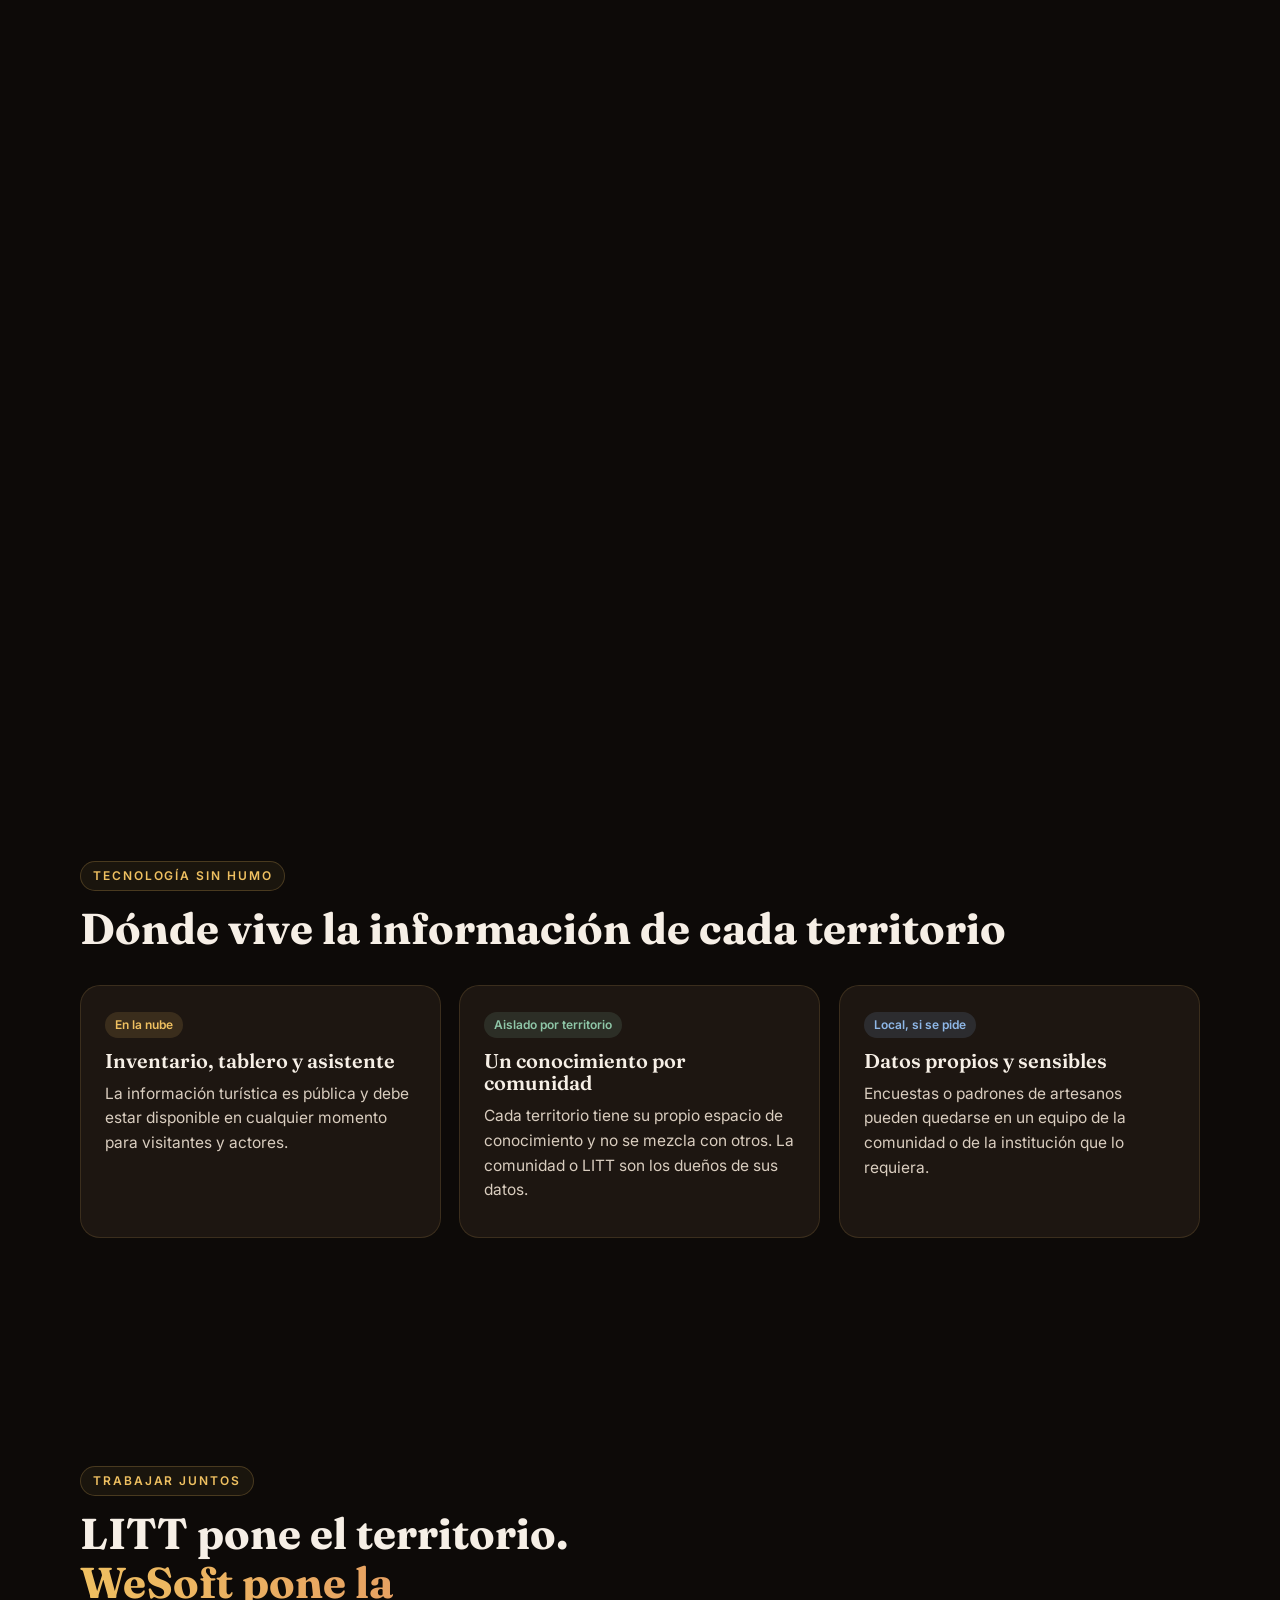
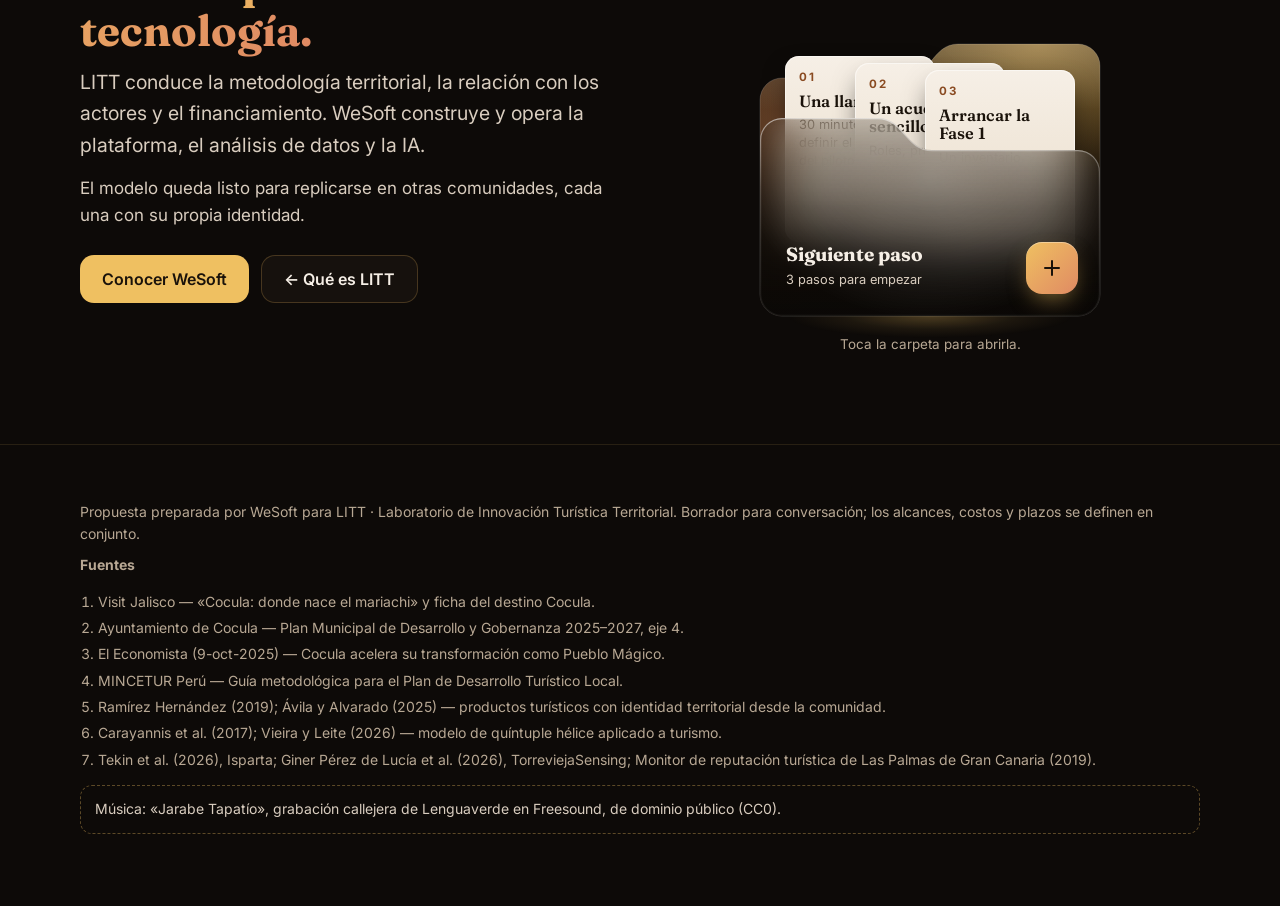
<file: propuesta.html>
<!doctype html>
<html lang="es" class="sin-tl">
<head>
<meta charset="utf-8">
<meta name="viewport" content="width=device-width, initial-scale=1">
<title>Identidad Turística Territorial · WeSoft × LITT</title>
<meta name="description" content="Propuesta de piloto de WeSoft para LITT: construir la identidad turística de un territorio con sus actores locales, ciencia de datos e IA. Territorio de referencia: Cocula, Jalisco.">
<link rel="icon" href="img/favicon.svg" type="image/svg+xml">
<meta name="theme-color" content="#0d0a08">
<meta property="og:type" content="website">
<meta property="og:locale" content="es_MX">
<meta property="og:site_name" content="LITT · Innovación Turística Territorial">
<meta property="og:url" content="https://raulgm00.github.io/litt/propuesta.html">
<meta property="og:title" content="Identidad turística construida con su gente · WeSoft × LITT">
<meta property="og:description" content="Propuesta de piloto de WeSoft para LITT: inventario de activos, voz de los visitantes con IA y las cinco hélices. Cocula, Jalisco, cuna del mariachi.">
<meta property="og:image" content="https://raulgm00.github.io/litt/img/og-propuesta.jpg">
<meta property="og:image:width" content="1200">
<meta property="og:image:height" content="630">
<meta property="og:image:alt" content="Identidad turística construida con su gente · WeSoft × LITT">
<meta name="twitter:card" content="summary_large_image">
<link rel="preconnect" href="https://fonts.googleapis.com">
<link rel="preconnect" href="https://fonts.gstatic.com" crossorigin>
<link href="https://fonts.googleapis.com/css2?family=Fraunces:opsz,wght@9..144,500;9..144,700&family=Inter:wght@400;500;600&display=swap" rel="stylesheet">
<link rel="stylesheet" href="assets/efectos.css?v=20261030b">
<link rel="stylesheet" href="assets/litt.css?v=20261030b">
<link rel="stylesheet" href="assets/litt-fx.css?v=20261030b">
</head>
<body>
<div class="cielo" aria-hidden="true"></div>
<svg class="sierra" viewBox="0 0 1440 320" preserveAspectRatio="none" aria-hidden="true">
  <path fill="#1c1510" d="M0 250 L120 190 L220 225 L340 150 L470 215 L590 160 L720 205 L860 120 L990 200 L1110 150 L1250 215 L1360 175 L1440 205 L1440 320 L0 320Z"/>
  <path fill="#120d0a" d="M0 285 L160 240 L300 270 L450 225 L620 268 L780 230 L940 272 L1100 236 L1270 270 L1440 245 L1440 320 L0 320Z"/>
</svg>

<header class="barra">
  <div class="envoltura">
    <a class="marca" href="index.html">WeSoft <span>×</span> LITT</a>
    <nav aria-label="Secciones">
      <a href="index.html">← Qué es LITT</a>
      <a href="#reto">El reto</a>
      <a href="#cocula">Cocula</a>
      <a href="#metodo">Método</a>
      <a href="#helices">Cinco hélices</a>
      <a href="#juntos">Trabajar juntos</a>
    </nav>
  </div>
</header>

<main id="inicio">
  <!-- HERO · estilo Toucan (Scrolltide): la cámara vuela bajo el papel picado hasta el mariachi y,
       al llegar, la página «nace» encima y estalla la Diana; después él sigue con su solo en bucle -->
  <section class="hero" data-fx-cine data-fx-toucan>
    <div class="hero-foto hero-foto--der" aria-hidden="true">
      <img src="img/hero-mariachi.webp" alt="" width="1536" height="864">
      <video id="heroVideo" muted loop playsinline preload="none" poster="img/hero-mariachi.webp" data-src="img/mariachi-solo.mp4" data-tras-intro></video>
      <video id="heroIntro" muted playsinline preload="auto" poster="img/hero-mariachi-inicio.webp" data-src="img/mariachi-intro.mp4"></video>
    </div>
    <div class="envoltura hero-grid">
      <div class="hero-texto">
        <span class="eyebrow">Propuesta de piloto · Identidad turística territorial</span>
        <h1 data-fx-palabras>Lo que hace único a un territorio, <span class="acento acento-serif">construido con su gente</span> y leído con datos.</h1>
        <p class="lead">Una propuesta de WeSoft para LITT: inventariar los activos de la comunidad, escuchar a sus visitantes con IA y validar todo con las cinco hélices, hasta llegar a una identidad turística fundamentada. Territorio de referencia: Cocula, Jalisco.</p>
        <div class="acciones">
          <a class="btn btn-oro" href="#juntos">Ver cómo trabajaríamos juntos</a>
          <a class="btn btn-vidrio" href="#metodo">Conocer el método</a>
        </div>
      </div>
    </div>
    <a class="desliza" href="#reto">Desliza<i aria-hidden="true"></i></a>
    <button class="musica" type="button" data-fx-musica="audio/diana-jarabe.mp3" data-esperar-llegada aria-pressed="false" aria-label="Activar la música"><i aria-hidden="true"><b></b><b></b><b></b></i></button>
    <p class="credito-ia">Imagen ilustrativa generada con IA</p>
  </section>

  <!-- RETO -->
  <section id="reto">
    <div class="envoltura">
      <figure class="cita" style="margin:0 0 56px">
        <blockquote>«El primer resultado de la prueba piloto sería contar con una identidad turística territorial fundamentada, construida con los actores locales.»</blockquote>
        <figcaption>Objetivo del piloto de LITT · Laboratorio de Innovación Turística Territorial</figcaption>
      </figure>
      <span class="eyebrow">El reto</span>
      <h2>Tres cosas que <span class="acento">LITT quiere lograr</span></h2>
      <div class="expandir revela">
        <article class="exp activa fx-item" tabindex="0" aria-expanded="true">
          <img src="img/reto-identidad.webp" alt="Manos de un mariachi tocando la guitarra con traje de charro" loading="lazy" width="820" height="1025">
          <div class="exp__txt"><span class="num">01</span><h3>Identidad del territorio</h3><p>Reconocer sus activos, su vocación, sus capacidades y aquello que lo hace único.</p></div>
        </article>
        <article class="exp fx-item" tabindex="0" aria-expanded="false">
          <img src="img/reto-helices.webp" alt="Manos de varias personas colocan chinchetas y notas sobre un mapa del pueblo" loading="lazy" width="900" height="1126">
          <div class="exp__txt"><span class="num">02</span><h3>Cinco hélices articuladas</h3><p>Academia, gobierno, empresa, sociedad civil y medio ambiente trabajando sobre la misma base.</p></div>
        </article>
        <article class="exp fx-item" tabindex="0" aria-expanded="false">
          <img src="img/reto-datos.webp" alt="Manos sostienen una tableta con gráficas y un mapa frente a la plaza al anochecer" loading="lazy" width="900" height="1126">
          <div class="exp__txt"><span class="num">03</span><h3>Datos que deciden</h3><p>Entender la cadena de valor turística y convertir la información en decisiones y oportunidades.</p></div>
        </article>
      </div>
    </div>
  </section>

  <!-- COCULA -->
  <section id="cocula">
    <div class="envoltura">
      <span class="eyebrow">Territorio de referencia</span>
      <h2>Cocula ya tiene identidad; falta <span class="acento">fundamentarla y articularla</span></h2>
      <p class="leer" data-fx-leer data-destacar="piloto|LITT">El Plan Municipal 2025–2027 pide un Plan de Desarrollo Turístico participativo que defina vocaciones territoriales y rutas prioritarias. El piloto de LITT responde justo a eso.</p>
    </div>
  </section>

  <!-- COCULA EN CIFRAS · túnel de perspectiva (mismo efecto que las cinco hélices) -->
  <section class="tunel" id="cocula-datos" aria-labelledby="coculaDatosTit">
    <div class="tunel__pin">
      <span class="tunel__aro tunel__aro--1" aria-hidden="true"></span>
      <span class="tunel__aro tunel__aro--2" aria-hidden="true"></span>
      <div class="tunel__titulo">
        <span class="eyebrow">Cocula en cifras</span>
        <h2 id="coculaDatosTit">Lo que ya sabemos <span class="acento">y lo que falta saber</span></h2>
        <p class="sub">Datos públicos del destino: el punto de partida del piloto.</p>
      </div>
      <ul class="tunel__cards">
        <li class="tcard tcard--cifra"><span class="big">2023</span><p>Año en que Cocula fue nombrado Pueblo Mágico.</p><span class="fuente">El Economista, oct-2025</span></li>
        <li class="tcard tcard--cifra"><span class="big">+<span data-fx-contador>20</span><small>%</small></span><p>Crecimiento de la afluencia turística tras el nombramiento.</p><span class="fuente">El Economista, oct-2025</span></li>
        <li class="tcard tcard--cifra"><span class="big"><span data-fx-contador>1</span><small>h</small></span><p>De Guadalajara por carretera. La mayoría de visitas son de un día.</p><span class="fuente">Visit Jalisco</span></li>
        <li class="tcard tcard--cifra"><span class="big"><span data-fx-contador>6</span></span><p>Templos antiguos que recorren los peregrinos en Las Enramadas.</p><span class="fuente">Visit Jalisco</span></li>
        <li class="tcard"><span class="tcard__ico"><svg viewBox="0 0 24 24" fill="none" stroke="currentColor" stroke-width="1.8" stroke-linecap="round" stroke-linejoin="round" aria-hidden="true"><path d="M9 11l3 3 8-8"/><path d="M20 12v7a2 2 0 0 1-2 2H6a2 2 0 0 1-2-2V5a2 2 0 0 1 2-2h9"/></svg></span><h3>Activos ya documentados</h3><p>Cuna Mundial del Mariachi (patrimonio inmaterial reconocido por la UNESCO), Museo de Sitio «Cocula es el Mariachi», Escuela de Mariachi, «Al Son de Cocula» los domingos, presa Casa Blanca, Cerro de la Cruz, ex haciendas La Sauceda, San Diego y Cofradía de la Luz, birria, «ponte duro» y coyules enmielados.</p></li>
        <li class="tcard tcard--meta"><span class="tcard__ico"><svg viewBox="0 0 24 24" fill="none" stroke="currentColor" stroke-width="1.8" stroke-linecap="round" stroke-linejoin="round" aria-hidden="true"><circle cx="11" cy="11" r="7"/><path d="m21 21-4.3-4.3M11 8v3M11 14h.01"/></svg></span><h3>Lo que aún no está claro</h3><p>El mayor flujo son paisanos de EE. UU. y Canadá; el turismo internacional es bajo y la economía depende de picos (fiestas de septiembre y diciembre). ¿Qué cadena de valor hay detrás de cada activo? ¿Qué buscan los visitantes y no encuentran? Ahí entran los datos.</p></li>
      </ul>
    </div>
  </section>

  <!-- GALERÍA -->
  <section id="territorio" class="galeria-sec">
    <div class="envoltura">
      <span class="eyebrow">Lo que se inventaría</span>
      <h2>Oficios, paisaje y comunidad: <span class="acento">la identidad no está solo en el mariachi</span></h2>
      <div class="galeria revela" style="margin-top:32px">
        <figure class="foto fx-item" data-fx-zoom><img src="img/oficios.webp" alt="Manos de un artesano trabajando la madera en su taller" loading="lazy" width="900" height="506"><figcaption><b>Oficios</b><span>Quién hace qué, con qué técnica y para quién: la cadena de valor empieza en el taller.</span></figcaption></figure>
        <figure class="foto fx-item" data-fx-zoom><img src="img/paisaje.webp" alt="Presa rodeada de cerros verdes al amanecer, con niebla sobre el agua" loading="lazy" width="900" height="506"><figcaption><b>Paisaje</b><span>El capital natural es la quinta hélice: presa, sierra y miradores también son identidad.</span></figcaption></figure>
        <figure class="foto fx-item" data-fx-zoom><img src="img/comunidad.webp" alt="Vecinos de distintas edades revisan un mapa con notas en una mesa de trabajo" loading="lazy" width="900" height="506"><figcaption><b>Comunidad</b><span>Las mesas con actores locales validan el inventario y deciden qué hace único al territorio.</span></figcaption></figure>
      </div>
      <p class="fuente" style="margin-top:14px">Imágenes ilustrativas generadas con IA; no corresponden a lugares ni personas reales de Cocula.</p>
    </div>
  </section>

  <!-- MÉTODO · timeline horizontal fijado (web-premium sección E · receta ISSSTE IX:266) -->
  <section class="h-tl" id="metodo" aria-labelledby="metodoTit">
    <div class="tl-sticky">
      <div class="envoltura tl-head">
        <div>
          <span class="eyebrow">Método del piloto</span>
          <h2 id="metodoTit">Cuatro fases: <span class="acento">participación primero</span>, IA como apoyo</h2>
          <p class="lead">Métodos probados de planeación turística participativa, con una capa de datos encima.</p>
        </div>
        <span class="tl-cnt" aria-hidden="true">FASE <b>01</b> / 04</span>
      </div>
      <div class="tl-view">
        <ol class="tl-track">
          <li class="tl-line" aria-hidden="true"><i></i></li>
          <li class="tl-hito up"><span class="tl-dot"></span><span class="tl-stem"></span><video class="tl-clip" muted loop playsinline preload="none" poster="img/fase-1.webp?v=20261030b" data-src="img/fase-1.mp4?v=20261030b" aria-hidden="true"></video><div class="tl-txt"><span class="tl-n">FASE 1</span><h3>Inventario vivo</h3><p>Fichas de atractivos, oficios, gastronomía, fiestas y paisaje, levantadas en recorridos y talleres.</p><code>Datos: precarga + ficha que la comunidad corrige</code></div></li>
          <li class="tl-hito dn"><span class="tl-dot"></span><span class="tl-stem"></span><video class="tl-clip" muted loop playsinline preload="none" poster="img/fase-2.webp?v=20261030b" data-src="img/fase-2.mp4?v=20261030b" aria-hidden="true"></video><div class="tl-txt"><span class="tl-n">FASE 2</span><h3>Escucha del visitante</h3><p>Qué dicen, qué valoran y qué echan de menos quienes ya visitan el territorio.</p><code>IA: reseñas y redes por sentimiento y tema</code></div></li>
          <li class="tl-hito up"><span class="tl-dot"></span><span class="tl-stem"></span><video class="tl-clip" muted loop playsinline preload="none" poster="img/fase-3.webp?v=20261030b" data-src="img/fase-3.mp4?v=20261030b" aria-hidden="true"></video><div class="tl-txt"><span class="tl-n">FASE 3</span><h3>Mesas de las cinco hélices</h3><p>Los actores validan, priorizan y definen la vocación del territorio.</p><code>Datos: tablero compartido para decidir</code></div></li>
          <li class="tl-hito dn"><span class="tl-dot"></span><span class="tl-stem"></span><video class="tl-clip" muted loop playsinline preload="none" poster="img/fase-4.webp?v=20261030b" data-src="img/fase-4.mp4?v=20261030b" aria-hidden="true"></video><div class="tl-txt"><span class="tl-n">FASE 4</span><h3>Identidad fundamentada</h3><p>El documento de identidad turística territorial y el mapa de su cadena de valor.</p><code class="ok">IA: asistente con el conocimiento validado</code></div></li>
        </ol>
      </div>
      <p class="fuente envoltura tl-nota">Inspirado en la guía de planeación turística local de MINCETUR y en inventarios participativos validados por residentes.</p>
    </div>
  </section>

  <!-- HÉLICES · túnel de perspectiva (receta RuflesTv XU:1599) -->
  <section class="tunel" id="helices" aria-labelledby="helicesTit">
    <div class="tunel__pin">
      <span class="tunel__aro tunel__aro--1" aria-hidden="true"></span>
      <span class="tunel__aro tunel__aro--2" aria-hidden="true"></span>
      <div class="tunel__titulo">
        <span class="eyebrow">Modelo de cinco hélices</span>
        <h2 id="helicesTit">Quién pone qué <span class="acento">en Cocula</span></h2>
        <p class="sub">La quíntuple hélice suma el medio ambiente: la sostenibilidad se vuelve motor de innovación, no una restricción.</p>
      </div>
      <ul class="tunel__cards">
        <li class="tcard"><span class="tcard__ico"><svg viewBox="0 0 24 24" fill="none" stroke="currentColor" stroke-width="1.8" stroke-linecap="round" stroke-linejoin="round" aria-hidden="true"><path d="M22 10 12 5 2 10l10 5 10-5z"/><path d="M6 12v5c3 2 9 2 12 0v-5"/></svg></span><h3>Academia</h3><p>Investigación, método y estudiantes en campo.</p></li>
        <li class="tcard"><span class="tcard__ico"><svg viewBox="0 0 24 24" fill="none" stroke="currentColor" stroke-width="1.8" stroke-linecap="round" stroke-linejoin="round" aria-hidden="true"><path d="M3 21h18M5 21V10M19 21V10M9 21v-6h6v6M12 3 3 9h18z"/></svg></span><h3>Gobierno</h3><p>Plan municipal, reglas, infraestructura y promoción.</p></li>
        <li class="tcard"><span class="tcard__ico"><svg viewBox="0 0 24 24" fill="none" stroke="currentColor" stroke-width="1.8" stroke-linecap="round" stroke-linejoin="round" aria-hidden="true"><path d="M3 9h18l-2-5H5z"/><path d="M5 9v11h14V9M9 20v-6h6v6"/></svg></span><h3>Empresa</h3><p>Birrierías, hoteles y artesanos: la cadena de valor.</p></li>
        <li class="tcard"><span class="tcard__ico"><svg viewBox="0 0 24 24" fill="none" stroke="currentColor" stroke-width="1.8" stroke-linecap="round" stroke-linejoin="round" aria-hidden="true"><circle cx="9" cy="8" r="3"/><circle cx="17" cy="9" r="2.5"/><path d="M3 20c0-3.3 2.7-6 6-6s6 2.7 6 6M14 20c0-2.5 1.5-4.5 4-4.5s3 1.5 3 4.5"/></svg></span><h3>Sociedad civil</h3><p>Mariachis, cofradías, tradición y memoria.</p></li>
        <li class="tcard"><span class="tcard__ico"><svg viewBox="0 0 24 24" fill="none" stroke="currentColor" stroke-width="1.8" stroke-linecap="round" stroke-linejoin="round" aria-hidden="true"><path d="M3 20 9 9l4 6 3-4 5 9z"/><circle cx="17" cy="5" r="2"/></svg></span><h3>Medio ambiente</h3><p>Presa Casa Blanca, la sierra y el Cerro de la Cruz.</p></li>
        <li class="tcard tcard--meta"><span class="big">=</span><h3>Identidad fundamentada</h3><p>Construida con los actores locales, como base para estrategias de desarrollo.</p></li>
      </ul>
    </div>
  </section>

  <!-- NUBE O LOCAL -->
  <section id="tecnologia">
    <div class="envoltura">
      <span class="eyebrow">Tecnología sin humo</span>
      <h2>Dónde vive la información de cada territorio</h2>
      <div class="decision revela" style="margin-top:32px">
        <article class="tarjeta fx-item"><span class="etiqueta e-oro">En la nube</span><h3>Inventario, tablero y asistente</h3><p>La información turística es pública y debe estar disponible en cualquier momento para visitantes y actores.</p></article>
        <article class="tarjeta fx-item"><span class="etiqueta e-agave">Aislado por territorio</span><h3>Un conocimiento por comunidad</h3><p>Cada territorio tiene su propio espacio de conocimiento y no se mezcla con otros. La comunidad o LITT son los dueños de sus datos.</p></article>
        <article class="tarjeta fx-item"><span class="etiqueta e-cielo">Local, si se pide</span><h3>Datos propios y sensibles</h3><p>Encuestas o padrones de artesanos pueden quedarse en un equipo de la comunidad o de la institución que lo requiera.</p></article>
      </div>
    </div>
  </section>

  <!-- JUNTOS · carpeta de vidrio (receta RuflesTv «Kit de redes») -->
  <section id="juntos">
    <div class="envoltura hoy-sec">
      <div>
        <span class="eyebrow">Trabajar juntos</span>
        <h2>LITT pone el territorio. <span class="acento">WeSoft pone la tecnología.</span></h2>
        <p class="lead">LITT conduce la metodología territorial, la relación con los actores y el financiamiento. WeSoft construye y opera la plataforma, el análisis de datos y la IA.</p>
        <p class="hoy-txt">El modelo queda listo para replicarse en otras comunidades, cada una con su propia identidad.</p>
        <div class="acciones" style="margin-top:0">
          <a class="btn btn-oro" href="https://wesoft.solutions" rel="noopener">Conocer WeSoft</a>
          <a class="btn btn-vidrio" href="index.html">← Qué es LITT</a>
        </div>
      </div>
      <div class="gf__zona">
        <div class="gf" id="juntosGf" data-open data-nombre="el siguiente paso, 3 pasos">
          <div class="gf__tilt">
            <div class="gf__sombra" aria-hidden="true"></div>
            <div class="gf__back" aria-hidden="true"></div>
            <svg class="gf__rim gf__rim--back" viewBox="0 0 340 272" aria-hidden="true"><path d="M0 56A22 22 0 0 1 22 34L146 34C170 34 172 0 198 0L318 0A22 22 0 0 1 340 22L340 250A22 22 0 0 1 318 272L22 272A22 22 0 0 1 0 250Z"/></svg>
            <div class="gf__hojas" role="list" aria-label="Los tres pasos siguientes">
              <article class="gf__hoja" role="listitem" style="--slot:-1;--d:2">
                <span class="hj-n">01</span><h3>Una llamada</h3><p>30 minutos para definir el alcance del piloto.</p>
              </article>
              <article class="gf__hoja" role="listitem" style="--slot:0;--d:1">
                <span class="hj-n">02</span><h3>Un acuerdo sencillo</h3><p>Roles, propiedad de los datos y qué pasa si funciona.</p>
              </article>
              <article class="gf__hoja" role="listitem" style="--slot:1;--d:0">
                <span class="hj-n">03</span><h3>Arrancar la Fase 1</h3><p>Un inventario semilla de Cocula.</p>
              </article>
            </div>
            <div class="gf__front">
              <div class="gf__tint" aria-hidden="true"></div>
              <div class="gf__spec" aria-hidden="true"></div>
              <svg class="gf__rim gf__rim--front" viewBox="0 0 340 198" aria-hidden="true"><defs><linearGradient id="gf-rim-g" x1="0" y1="0" x2="0" y2="1"><stop offset="0" stop-color="#fff" stop-opacity=".9"/><stop offset=".35" stop-color="#fff" stop-opacity=".3"/><stop offset="1" stop-color="#fff" stop-opacity=".1"/></linearGradient></defs><path d="M0 22A22 22 0 0 1 22 0L118 0C144 0 146 32 172 32L318 32A22 22 0 0 1 340 54L340 176A22 22 0 0 1 318 198L22 198A22 22 0 0 1 0 176Z" stroke="url(#gf-rim-g)"/></svg>
              <button type="button" class="gf__hit" aria-expanded="true" aria-label="Cerrar el siguiente paso, 3 pasos"></button>
              <div class="gf__label"><span class="gf__titulo">Siguiente paso</span><span class="gf__meta">3 pasos para empezar</span></div>
              <span class="gf__icono" aria-hidden="true"><svg viewBox="0 0 24 24" fill="none" stroke="currentColor" stroke-width="2" stroke-linecap="round"><path d="M12 5v14M5 12h14"/></svg></span>
            </div>
          </div>
        </div>
        <p class="gf__ayuda">Toca la carpeta para abrirla.</p>
      </div>
    </div>
  </section>

</main>

<footer>
  <div class="envoltura">
    <p>Propuesta preparada por WeSoft para LITT · Laboratorio de Innovación Turística Territorial. Borrador para conversación; los alcances, costos y plazos se definen en conjunto.</p>
    <p><strong>Fuentes</strong></p>
    <ol>
      <li>Visit Jalisco — «Cocula: donde nace el mariachi» y ficha del destino Cocula.</li>
      <li>Ayuntamiento de Cocula — Plan Municipal de Desarrollo y Gobernanza 2025–2027, eje 4.</li>
      <li>El Economista (9-oct-2025) — Cocula acelera su transformación como Pueblo Mágico.</li>
      <li>MINCETUR Perú — Guía metodológica para el Plan de Desarrollo Turístico Local.</li>
      <li>Ramírez Hernández (2019); Ávila y Alvarado (2025) — productos turísticos con identidad territorial desde la comunidad.</li>
      <li>Carayannis et al. (2017); Vieira y Leite (2026) — modelo de quíntuple hélice aplicado a turismo.</li>
      <li>Tekin et al. (2026), Isparta; Giner Pérez de Lucía et al. (2026), TorreviejaSensing; Monitor de reputación turística de Las Palmas de Gran Canaria (2019).</li>
    </ol>
    <p class="aviso">Música: «Jarabe Tapatío», grabación callejera de Lenguaverde en Freesound, de dominio público (CC0).</p>
  </div>
</footer>

<script src="assets/efectos.js?v=20261030b"></script>
<script src="assets/litt-fx.js?v=20261030b"></script>
</body>
</html>
</file>
<file: assets/efectos.css>
/* =============================================================================
   Efectos "web cara" · CSS opt-in (skill web-premium). Cada efecto se activa con una clase
   o un data-atributo y se apaga solo con reduced-motion. Ver references/catalogo-efectos.md
   Origen: panel/vendedores RuflesTv (XU) y Portal Clínico ISSSTE (PC), generalizados.
   ============================================================================= */

/* ---- 1. Crossfade entre páginas (entre documentos) ---- */
@view-transition { navigation: auto; }
::view-transition-old(root),::view-transition-new(root){animation-duration:.22s;animation-timing-function:cubic-bezier(.4,0,.2,1)}
/* Elemento compartido: Fx.compartido() pone el nombre; aquí se da el ritmo */
::view-transition-group(fx-compartido){animation-duration:420ms;animation-timing-function:cubic-bezier(.22,1,.36,1)}
::view-transition-old(fx-compartido),::view-transition-new(fx-compartido){height:100%;width:auto}

/* ---- 2. Foco por desenfoque de hermanos (KPIs, tarjetas, cifras) · class="fx-blur" en el contenedor ---- */
@media (hover:hover) and (pointer:fine){
  .fx-blur>*{transition:filter .22s ease,opacity .22s ease,transform .22s ease}
  .fx-blur:has(>:hover)>:not(:hover){filter:blur(4px);opacity:.55}
  .fx-blur>:hover{transform:translateY(-2px)}
}

/* ---- 3. Fila con foco en tablas · class="fx-filas" en la <table> ----
   La fila señalada crece un poco y se eleva; las demás se atenúan con un desenfoque leve.
   Desenfoque bajo (1px) a propósito: la tabla debe seguir leyéndose. */
@media (hover:hover) and (pointer:fine){
  .fx-filas tbody tr{transition:filter .2s ease,opacity .2s ease,transform .22s cubic-bezier(.22,1,.36,1),box-shadow .22s ease;transform-origin:50% 50%}
  .fx-filas tbody:has(tr:hover) tr:not(:hover){filter:blur(1px);opacity:.5}
  .fx-filas tbody tr:hover{transform:scale(1.015);box-shadow:0 10px 28px rgba(2,6,23,.22);position:relative;z-index:1}
}
/* Teclado: la fila con foco se resalta sin atenuar a las demás */
.fx-filas tbody tr:focus-within{outline:2px solid var(--fx-foco,#22d3ee);outline-offset:-2px}

/* ---- 4. Dock (magnificación) · data-fx="dock" en la lista; cada hijo recibe --dock (0..1) ---- */
@media (hover:hover) and (pointer:fine){
  [data-fx="dock"]>* svg,[data-fx="dock"]>* .fx-dock-ico{transform:scale(calc(1 + .5*var(--dock,0)));transition:transform .14s ease-out;will-change:transform}
}

/* ---- 5. Spotlight con borde iluminado · data-fx="spot" en la rejilla; los hijos llevan class="fx-spot-item" ---- */
.fx-spot-item{position:relative;isolation:isolate}
.fx-spot-item::before{content:"";position:absolute;inset:-1px;border-radius:inherit;z-index:-1;opacity:0;transition:opacity .3s;pointer-events:none;padding:1px;
  background:radial-gradient(220px circle at var(--x,50%) var(--y,50%),var(--fx-spot,rgba(34,211,238,.85)),transparent 60%);
  -webkit-mask:linear-gradient(#000 0 0) content-box exclude,linear-gradient(#000 0 0);mask:linear-gradient(#000 0 0) content-box exclude,linear-gradient(#000 0 0)}
@media (hover:hover) and (pointer:fine){[data-fx="spot"]:hover .fx-spot-item::before{opacity:1}}

/* ---- 6. Entrada en cascada · Fx.entrada(contenedor) agrega .fx-entrando y --i a cada .fx-item ---- */
.fx-entrando .fx-item{animation:fx-tarjeta .5s cubic-bezier(.22,1,.36,1) both;animation-delay:calc(var(--i,0) * 45ms)}
.fx-entrando .fx-item>*{animation:fx-contenido .42s cubic-bezier(.22,1,.36,1) both;animation-delay:calc(var(--i,0) * 45ms + 170ms)}
@keyframes fx-tarjeta{from{opacity:0;transform:translateY(12px) scale(.985)}}
@keyframes fx-contenido{from{opacity:0;filter:blur(6px)}}

/* ---- 7. Borde que gira (UNO por página: el formulario o el CTA principal) · class="fx-borde-giro" ---- */
@property --fx-ang{syntax:'<angle>';inherits:false;initial-value:0deg}
.fx-borde-giro{border:1.5px solid transparent;
  background:linear-gradient(var(--fx-fondo,#0f172a),var(--fx-fondo,#0f172a)) padding-box,
    conic-gradient(from var(--fx-ang),rgba(255,255,255,.08) 0 60%,var(--fx-giro-1,#a5f3fc) 74%,var(--fx-giro-2,#6366f1) 84%,rgba(255,255,255,.08) 96%) border-box;
  animation:fx-giro 7s linear infinite}
@keyframes fx-giro{to{--fx-ang:360deg}}

/* ---- 8. Empuje de fondo al abrir un panel (drawer/modal) · Fx.empujar(app, true|false) ---- */
.fx-empujable{transition:transform .5s cubic-bezier(.22,1,.36,1),border-radius .5s,filter .5s;transform-origin:50% 50%}
.fx-empujado{transform:translateX(-2rem) scale(.97);border-radius:18px;overflow:hidden;filter:brightness(.8)}
.fx-velo{position:fixed;inset:0;z-index:50;background:rgba(2,6,23,.25);-webkit-backdrop-filter:blur(4px);backdrop-filter:blur(4px);opacity:0;pointer-events:none;transition:opacity .3s}
.fx-velo.on{opacity:1;pointer-events:auto}

/* ---- Esqueleto "tipo Supabase" (Fx.paginar con op.esqueleto): barras con brillo del color del texto ---- */
.fx-sk{display:block;height:10px;border-radius:6px;background-color:color-mix(in srgb,currentColor 11%,transparent);
  background-image:linear-gradient(90deg,transparent 0%,color-mix(in srgb,currentColor 16%,transparent) 50%,transparent 100%);
  background-size:200% 100%;background-repeat:no-repeat;animation:fx-sk-brillo 1.1s linear infinite}
@keyframes fx-sk-brillo{from{background-position:150% 0}to{background-position:-50% 0}}
.fx-sk-fila{pointer-events:none}

/* ---- Movimiento reducido: todo quieto; iteration-count:1 porque .01ms "infinite" sigue repitiéndose ---- */
@media (prefers-reduced-motion:reduce){
  ::view-transition-group(*),::view-transition-old(*),::view-transition-new(*){animation:none!important}
  .fx-blur>*,.fx-filas tbody tr,.fx-empujable{transition:none!important}
  .fx-filas tbody tr:hover,.fx-blur>:hover{transform:none!important}
  .fx-entrando .fx-item,.fx-entrando .fx-item>*,.fx-borde-giro{animation:none!important}
  [data-fx="dock"]>* svg,[data-fx="dock"]>* .fx-dock-ico{transform:none!important}
  .fx-empujado{transform:none}
  .fx-sk{animation:none}
}
</file>
<file: assets/litt.css>
:root{
  --bg:#0d0a08; --bg-2:#16110d;
  --ink:#f6efe6; --ink-2:#d9cdbf; --ink-3:#b8a894;
  --oro:#efc061; --terracota:#e08a63; --agave:#8fc7a8; --cielo:#8fb8e8;
  --glass:rgba(32,24,18,.62); --glass-solid:#1d1611; --glass-borde:rgba(239,192,97,.22);
  --radio:20px;
  --fx-spot:rgba(239,192,97,.9); --fx-foco:#efc061;
  --fx-fondo:#1d1611; --fx-giro-1:#efc061; --fx-giro-2:#e08a63;
}
*{box-sizing:border-box}
html{scroll-behavior:smooth}
body{margin:0;background:var(--bg);color:var(--ink);font:400 17px/1.6 Inter,system-ui,sans-serif;overflow-x:hidden}
img,svg{max-width:100%}
a{color:var(--oro)}
:focus-visible{outline:2px solid var(--oro);outline-offset:3px;border-radius:6px}

/* Fondo: atardecer sobre la sierra */
.cielo{position:fixed;inset:0;z-index:-2;
  background:
    radial-gradient(60vw 40vh at 78% 8%,rgba(224,138,99,.30),transparent 70%),
    radial-gradient(50vw 40vh at 12% 18%,rgba(239,192,97,.16),transparent 70%),
    radial-gradient(70vw 50vh at 50% 110%,rgba(143,199,168,.12),transparent 70%),
    linear-gradient(180deg,#120d0a 0%,var(--bg) 60%)}
.sierra{position:fixed;left:0;right:0;bottom:0;z-index:-1;height:38vh;opacity:.55;pointer-events:none}

.envoltura{max-width:1160px;margin:0 auto;padding:0 20px}
section{padding:88px 0}
.eyebrow{display:inline-block;font:600 12px/1 Inter;letter-spacing:.16em;text-transform:uppercase;color:var(--oro);
  padding:8px 12px;border:1px solid var(--glass-borde);border-radius:999px;background:rgba(239,192,97,.06)}
h1,h2,h3{font-family:Fraunces,Georgia,serif;font-weight:700;line-height:1.12;margin:0}
h1{font-size:clamp(2.3rem,5.4vw,4.2rem);letter-spacing:-.01em}
h2{font-size:clamp(1.8rem,3.6vw,2.7rem);margin-top:14px}
h3{font-size:1.25rem;font-weight:600}
.lead{font-size:clamp(1.05rem,1.6vw,1.22rem);color:var(--ink-2);max-width:60ch}
.acento{background:linear-gradient(90deg,var(--oro),var(--terracota));-webkit-background-clip:text;background-clip:text;color:transparent}
p{margin:.6em 0}

/* Barra superior (vidrio) */
.barra{position:sticky;top:0;z-index:20;background:rgba(13,10,8,.92);border-bottom:1px solid rgba(239,192,97,.12)}
@supports ((-webkit-backdrop-filter:blur(1px)) or (backdrop-filter:blur(1px))){
  .barra{background:rgba(13,10,8,.66);-webkit-backdrop-filter:blur(14px) saturate(1.2);backdrop-filter:blur(14px) saturate(1.2)}
}
.barra .envoltura{display:flex;align-items:center;justify-content:space-between;gap:16px;min-height:64px}
.marca{font:700 15px/1 Inter;letter-spacing:.04em;color:var(--ink);text-decoration:none}
.marca span{color:var(--oro)}
.barra nav{display:flex;gap:6px;flex-wrap:wrap}
.barra nav a{color:var(--ink-2);text-decoration:none;font-size:14px;padding:10px 12px;border-radius:10px;min-height:44px;display:inline-flex;align-items:center}
.barra nav a:hover{color:var(--ink);background:rgba(239,192,97,.08)}
@media (max-width:760px){.barra nav{display:none}}

/* Botones */
.btn{display:inline-flex;align-items:center;gap:10px;min-height:48px;padding:0 22px;border-radius:14px;font:600 16px/1 Inter;text-decoration:none;transition:transform .2s,background .2s}
.btn-oro{background:var(--oro);color:#1a120a}
.btn-oro:hover{transform:translateY(-1px);background:#f5cd78}
.btn-vidrio{color:var(--ink);border:1px solid var(--glass-borde);background:rgba(32,24,18,.5)}
.btn-vidrio:hover{background:rgba(239,192,97,.10)}

/* Hero con foto/video de fondo */
.hero{position:relative;isolation:isolate;overflow:hidden;min-height:min(92vh,860px);display:flex;align-items:center;padding:96px 0 88px}
.hero-foto{position:absolute;inset:0;z-index:-1}
.hero-foto img,.hero-foto video{position:absolute;inset:0;width:100%;height:100%;object-fit:cover;object-position:70% 50%}
.hero-foto video{opacity:0;transition:opacity 1.2s}
.hero-foto video.listo{opacity:1}
.hero-foto::after{content:"";position:absolute;inset:0;
  background:
    linear-gradient(90deg,rgba(13,10,8,.94) 0%,rgba(13,10,8,.82) 38%,rgba(13,10,8,.30) 70%,rgba(13,10,8,.10) 100%),
    linear-gradient(180deg,rgba(13,10,8,.35) 0%,transparent 30%,transparent 70%,var(--bg) 100%)}
@media (max-width:760px){.hero-foto::after{background:linear-gradient(180deg,rgba(13,10,8,.55) 0%,rgba(13,10,8,.88) 45%,var(--bg) 100%)}}
.hero-grid{display:block;width:100%}
.hero-texto{max-width:640px;text-shadow:0 2px 24px rgba(0,0,0,.45)}
.credito-ia{position:absolute;right:16px;bottom:10px;margin:0;font-size:12px;color:var(--ink-2);opacity:.85}

/* Galería */
.galeria{display:grid;grid-template-columns:repeat(3,minmax(0,1fr));gap:18px}
@media (max-width:900px){.galeria{grid-template-columns:1fr}}
.foto{margin:0;border-radius:var(--radio);overflow:hidden;background:var(--glass-solid);border:1px solid rgba(239,192,97,.14)}
.foto img{display:block;width:100%;height:auto;aspect-ratio:16/10;object-fit:cover;transition:transform .6s cubic-bezier(.22,1,.36,1)}
@media (hover:hover) and (pointer:fine){.foto:hover img{transform:scale(1.04)}}
.foto figcaption{padding:16px 18px 18px}
.foto figcaption b{display:block;font:600 1.1rem Fraunces,Georgia,serif;color:var(--ink)}
.foto figcaption span{display:block;margin-top:4px;color:var(--ink-2);font-size:15px}
.hero h1{margin-top:18px}
.hero .lead{margin-top:18px}
.acciones{display:flex;gap:12px;flex-wrap:wrap;margin-top:28px}
.cita{border-radius:var(--radio);padding:26px;background:var(--glass-solid);border:1px solid var(--glass-borde)}
@supports ((-webkit-backdrop-filter:blur(1px)) or (backdrop-filter:blur(1px))){
  .cita{background:var(--glass);-webkit-backdrop-filter:blur(22px) saturate(1.3);backdrop-filter:blur(22px) saturate(1.3)}
}
.cita blockquote{margin:0;font:500 1.12rem/1.55 Fraunces,Georgia,serif;color:var(--ink)}
.cita figcaption{margin-top:14px;font-size:14px;color:var(--ink-3)}

/* Tarjetas */
.rejilla{display:grid;gap:18px}
.r2{grid-template-columns:repeat(2,minmax(0,1fr))}
.r3{grid-template-columns:repeat(3,minmax(0,1fr))}
.r4{grid-template-columns:repeat(4,minmax(0,1fr))}
.r5{grid-template-columns:repeat(5,minmax(0,1fr))}
@media (max-width:1000px){.r4,.r5{grid-template-columns:repeat(2,minmax(0,1fr))}.r3{grid-template-columns:1fr 1fr}}
@media (max-width:640px){.r2,.r3,.r4,.r5{grid-template-columns:1fr}}
.tarjeta{border-radius:var(--radio);padding:24px;background:var(--glass-solid);border:1px solid rgba(239,192,97,.14)}
.tarjeta p{color:var(--ink-2);font-size:15.5px}
.tarjeta h3{margin-bottom:6px}
.num{font:700 13px/1 Inter;letter-spacing:.12em;color:var(--oro);text-transform:uppercase}
.icono{width:44px;height:44px;border-radius:12px;display:grid;place-items:center;margin-bottom:14px;background:rgba(239,192,97,.10);color:var(--oro)}
.icono svg{width:22px;height:22px}

/* Cifras */
.cifra b{display:block;font:700 clamp(2rem,4vw,2.8rem)/1 Fraunces,Georgia,serif;color:var(--ink)}
.cifra b small{font-size:.5em;color:var(--oro);margin-left:2px}
.cifra p{margin-top:10px}
.fuente{font-size:13px;color:var(--ink-3)}

/* Método: línea de fases */
.fases{counter-reset:f}
.fase{position:relative}
.fase .ia{margin-top:14px;padding:12px 14px;border-radius:12px;background:rgba(143,199,168,.08);border:1px solid rgba(143,199,168,.22);font-size:14.5px;color:var(--ink-2)}
.fase .ia strong{color:var(--agave)}

/* Hélices */
.helice{text-align:left}
.helice .icono{background:rgba(224,138,99,.12);color:var(--terracota)}
.helice ul{margin:10px 0 0;padding-left:18px;color:var(--ink-2);font-size:15px}

/* Decisión nube/local */
.decision{display:grid;grid-template-columns:repeat(3,minmax(0,1fr));gap:18px}
@media (max-width:900px){.decision{grid-template-columns:1fr}}
.etiqueta{display:inline-block;font:600 12px/1 Inter;padding:7px 10px;border-radius:999px;margin-bottom:12px}
.e-oro{background:rgba(239,192,97,.14);color:var(--oro)}
.e-agave{background:rgba(143,199,168,.14);color:var(--agave)}
.e-cielo{background:rgba(143,184,232,.14);color:var(--cielo)}

/* CTA */
.cta{border-radius:26px;padding:44px;display:grid;grid-template-columns:1.3fr .7fr;gap:28px;align-items:center}
@media (max-width:860px){.cta{grid-template-columns:1fr;padding:28px}}
.pasos{margin:0;padding-left:20px;color:var(--ink-2)}
.pasos li{margin:6px 0}

footer{padding:48px 0 64px;border-top:1px solid rgba(239,192,97,.12);color:var(--ink-3);font-size:14px}
footer ol{padding-left:18px}
footer li{margin:4px 0}

@media (prefers-reduced-transparency:reduce){.barra,.cita{background:var(--glass-solid)!important;-webkit-backdrop-filter:none!important;backdrop-filter:none!important}}
@media (prefers-reduced-motion:reduce){html{scroll-behavior:auto}*{transition:none!important}}
@media (forced-colors:active){.acento{color:CanvasText;background:none}.tarjeta,.cita{border:1px solid CanvasText}}
</file>
<file: assets/litt-fx.css>
/* Efectos de LITT: timeline fijado, túnel de perspectiva y carpeta de vidrio (compartido por index y propuesta) */
/* Timeline horizontal fijado: el scroll vertical mueve la pista (receta web-premium, ISSSTE) */
section.h-tl{position:relative;height:320vh;padding:0}
.tl-sticky{position:sticky;top:0;height:100vh;height:100svh;overflow:hidden;display:flex;flex-direction:column;justify-content:center}
.tl-head{display:flex;align-items:flex-end;justify-content:space-between;gap:24px}
.tl-head .lead{margin-bottom:0}
.tl-cnt{flex:none;font:600 13px/1 Inter;color:var(--ink-3);letter-spacing:.12em;padding-bottom:10px}
.tl-cnt b{color:var(--oro)}
.tl-view{position:relative;width:100%;height:min(440px,52svh);margin-top:12px}
.tl-track{list-style:none;margin:0;position:absolute;top:0;left:0;height:100%;width:max-content;display:flex;padding:0 calc(50vw - 120px) 0 36vw;will-change:transform}
.tl-line{position:absolute;left:0;right:0;top:50%;height:2px;background:rgba(239,192,97,.16)}
.tl-line i{position:absolute;inset:0;transform-origin:0 50%;transform:scaleX(0);background:linear-gradient(90deg,var(--oro),var(--terracota),var(--agave));box-shadow:0 0 14px rgba(239,192,97,.45)}
.tl-hito{position:relative;flex:none;width:300px;height:100%}
.tl-dot{position:absolute;left:0;top:50%;width:15px;height:15px;margin:-7.5px 0 0 -7.5px;border-radius:50%;background:#4a3c2e;border:2px solid var(--bg);transition:background .5s,box-shadow .5s}
.tl-hito.on .tl-dot{background:var(--oro);box-shadow:0 0 0 6px rgba(239,192,97,.16),0 0 18px rgba(239,192,97,.6)}
.tl-stem{position:absolute;left:0;width:2px;height:30%;margin-left:-1px;background:linear-gradient(var(--oro),var(--terracota));transform:scaleY(0);transition:transform .6s cubic-bezier(.2,.85,.25,1)}
.tl-hito.up .tl-stem{bottom:50%;transform-origin:50% 100%}
.tl-hito.dn .tl-stem{top:50%;transform-origin:50% 0}
.tl-hito.on .tl-stem{transform:scaleY(1)}
.tl-txt{position:absolute;left:22px;width:270px;opacity:0;transform:translateY(16px);transition:opacity .6s .18s,transform .7s cubic-bezier(.2,.85,.25,1) .18s}
.tl-hito.up .tl-txt{top:4%}
.tl-hito.dn .tl-txt{bottom:4%}
.tl-hito.on .tl-txt{opacity:1;transform:none}
.tl-n{font:700 12px/1 Inter;color:var(--oro);letter-spacing:.14em}
.tl-txt h3{margin:6px 0 4px}
.tl-txt p{font-size:14.5px;color:var(--ink-2);margin:0 0 8px}
.tl-txt code{display:inline-block;font:600 12px/1 Inter;color:var(--ink-2);background:var(--glass-solid);border:1px solid rgba(239,192,97,.2);border-radius:8px;padding:6px 9px}
.tl-txt code.ok{color:var(--agave);border-color:rgba(143,199,168,.35)}
.tl-nota{margin-top:6px}
@media (max-width:860px){
  .tl-head{flex-direction:column;align-items:flex-start;gap:6px}
  .tl-head .lead{display:none}
  .tl-cnt{padding-bottom:0}
  .tl-track{padding:0 calc(50vw - 60px) 0 18vw}
  .tl-hito{width:210px}
  .tl-txt{left:16px;width:220px}
  .tl-txt p{font-size:13.5px}
}
/* Sin movimiento (o sin JS): lista vertical legible */
.sin-tl section.h-tl{height:auto}
.sin-tl .tl-sticky{position:static;height:auto;overflow:visible;padding:88px 0}
.sin-tl .tl-head .lead{display:block}
.sin-tl .tl-view{height:auto;margin-top:28px}
.sin-tl .tl-track{position:static;transform:none!important;width:auto;max-width:1160px;margin:0 auto;flex-direction:column;gap:26px;padding:0 20px}
.sin-tl .tl-line,.sin-tl .tl-stem{display:none}
.sin-tl .tl-hito{width:auto;height:auto;padding-left:30px}
.sin-tl .tl-dot{top:8px;left:6px;margin:0;background:var(--oro)}
.sin-tl .tl-txt{position:static;opacity:1;transform:none;width:auto;transition:none}
/* ---- Túnel de perspectiva (receta RuflesTv): sin JS o con reduced-motion queda como rejilla ---- */
.cita-sec{padding:72px 0 0}
section.tunel{position:relative;padding:72px 0}
.tunel__titulo{text-align:center;max-width:720px;margin:0 auto 32px;padding:0 20px}
.tunel__titulo .sub{color:var(--ink-2);font-size:1.08rem;margin:14px auto 0;max-width:48ch}
.tunel__cards{list-style:none;margin:0 auto;padding:0 20px;max-width:1160px;display:grid;grid-template-columns:repeat(3,minmax(0,1fr));gap:18px}
@media (max-width:900px){.tunel__cards{grid-template-columns:1fr 1fr}}
@media (max-width:600px){.tunel__cards{grid-template-columns:1fr}}
.tunel__aro{display:none}
.tcard{border-radius:var(--radio);padding:24px;background:linear-gradient(180deg,#221a14,#140f0b);border:1px solid rgba(239,192,97,.22);
  box-shadow:inset 0 1px 0 rgba(255,255,255,.06),0 30px 60px rgba(0,0,0,.6)}
.tcard__ico{width:46px;height:46px;border-radius:14px;display:grid;place-items:center;background:rgba(239,192,97,.12);color:var(--oro);margin-bottom:14px}
.tcard__ico svg{width:23px;height:23px}
.tcard .big{display:block;font:700 2.6rem/1 Fraunces,Georgia,serif;color:var(--oro);margin:2px 0 10px}
.tcard h3{margin:0 0 6px;font-size:1.18rem}
.tcard p{margin:0;color:var(--ink-2);font-size:.96rem;line-height:1.5}
.tcard--meta{border-color:var(--oro);background:linear-gradient(180deg,#2c2114,#17110b)}
.tunel--3d{height:380vh;padding:0!important}
.tunel--3d .tunel__pin{position:sticky;top:0;height:100vh;height:100svh;overflow:hidden;perspective:1200px;display:flex;align-items:center;justify-content:center}
.tunel--3d .tunel__pin::before{content:"";position:absolute;inset:0;pointer-events:none;
  background:radial-gradient(rgba(239,192,97,.10) 1px,transparent 1.2px) 0 0/28px 28px;
  -webkit-mask-image:radial-gradient(ellipse 70% 70% at 50% 50%,#000 50%,transparent 100%);mask-image:radial-gradient(ellipse 70% 70% at 50% 50%,#000 50%,transparent 100%)}
.tunel--3d .tunel__aro{display:block;position:absolute;left:50%;top:50%;border-radius:50%;pointer-events:none;transform:translate(-50%,-50%)}
.tunel--3d .tunel__aro--1{width:48vmin;height:48vmin;border:1px solid rgba(239,192,97,.22)}
.tunel--3d .tunel__aro--2{width:78vmin;height:78vmin;border:1px dashed rgba(224,138,99,.18)}
.tunel--3d .tunel__titulo{position:relative;z-index:0;margin:0;will-change:transform,opacity}
.tunel--3d .tunel__cards{position:absolute;inset:0;display:block;max-width:none;padding:0;transform-style:preserve-3d;pointer-events:none}
.tunel--3d .tcard{position:absolute;left:50%;top:50%;width:var(--cw,260px);opacity:0;will-change:transform,opacity;backface-visibility:hidden}
@media (max-width:767px){.tunel--3d .tunel__pin{perspective:900px}.tcard{padding:18px}.tcard p{font-size:.9rem}}

/* ---- Carpeta de vidrio (receta RuflesTv «Kit de redes») ---- */
.hoy-sec{display:grid;grid-template-columns:1fr 1fr;gap:40px;align-items:center}
@media (max-width:860px){.hoy-sec{grid-template-columns:1fr}}
.hoy-txt{color:var(--ink-2);margin:14px 0 26px}
.gf__zona{display:flex;flex-direction:column;align-items:center;padding-top:230px;--gf-ease:cubic-bezier(.2,.8,.2,1);--gf-spring:cubic-bezier(.34,1.36,.5,1)}
.gf__ayuda{margin:18px 0 0;color:var(--ink-3);font-size:.84rem;text-align:center}
.gf{position:relative;width:340px;height:272px;flex:none;--px:0;--py:0;--hinge:0deg;--lift:0px;--spread:70px;--fan:0deg;--esc:1;--stack:7px;-webkit-tap-highlight-color:transparent}
.gf:hover,.gf:focus-within{--hinge:-11deg;--lift:-26px;--spread:78px;--fan:2.2deg;--stack:5px}
.gf[data-open]{--hinge:-24deg;--lift:-190px;--spread:150px;--fan:5deg;--esc:1.12;--stack:0px}
.gf__tilt{position:absolute;inset:0;transform:perspective(1400px) rotateX(calc(var(--py) * -3deg)) rotateY(calc(var(--px) * 4deg));transition:transform .9s var(--gf-ease)}
.gf__sombra{position:absolute;left:8%;right:8%;bottom:-22px;height:44px;border-radius:50%;pointer-events:none;
  background:radial-gradient(closest-side,rgba(239,192,97,.28),rgba(239,192,97,.07) 60%,transparent);transform:translateX(calc(var(--px) * -8px));transition:transform .9s var(--gf-ease),opacity .9s var(--gf-ease)}
.gf__back{position:absolute;inset:0;overflow:hidden;
  clip-path:path('M0 56A22 22 0 0 1 22 34L146 34C170 34 172 0 198 0L318 0A22 22 0 0 1 340 22L340 250A22 22 0 0 1 318 272L22 272A22 22 0 0 1 0 250Z');
  background:radial-gradient(120% 90% at 82% 0%,rgba(239,192,97,.55),transparent 58%),radial-gradient(90% 70% at 10% 30%,rgba(224,138,99,.32),transparent 60%),linear-gradient(165deg,#3a2810,#1a1108 55%,#0d0a08)}
.gf__back::after{content:"";position:absolute;inset:0;background:linear-gradient(180deg,rgba(255,255,255,.16),transparent 24%)}
.gf__rim{position:absolute;left:0;top:0;overflow:visible;pointer-events:none;fill:none}
.gf__rim--back{width:340px;height:272px}
.gf__rim--back path{stroke:rgba(255,255,255,.16);stroke-width:1}
.gf__hojas{position:absolute;inset:0;z-index:5;pointer-events:none;clip-path:inset(-640px -640px 10px -640px)}
.gf__hoja{position:absolute;left:50%;top:26px;width:150px;min-height:186px;margin:0 0 0 -75px;padding:16px 14px;border-radius:14px;background:linear-gradient(180deg,#f6efe6,#e9dcc8);color:#1a120a;pointer-events:none;
  box-shadow:inset 0 0 0 1px rgba(255,255,255,.5),0 12px 28px -8px rgba(0,0,0,.75);transform-origin:50% 100%;
  transform:translate(calc(var(--slot) * var(--spread)),calc(var(--lift) - var(--d) * var(--stack))) rotate(calc(var(--slot) * var(--fan))) scale(var(--esc));
  transition:transform .75s var(--gf-spring) calc(var(--d) * 40ms),box-shadow .4s var(--gf-ease),translate .9s var(--gf-ease),opacity .9s var(--gf-ease)}
.gf__hoja .hj-n{display:block;font:700 .72rem/1 Inter;letter-spacing:.14em;color:#8a4b22}
.gf__hoja h3{font-size:1.02rem;line-height:1.15;margin:8px 0 6px;color:#1a120a}
.gf__hoja p{margin:0;font-size:.8rem;line-height:1.4;color:#3d2e20}
.gf[data-open] .gf__hoja{pointer-events:auto}
.gf[data-open] .gf__hoja:hover{transform:translate(calc(var(--slot) * var(--spread)),calc(var(--lift) - 16px)) rotate(calc(var(--slot) * var(--fan) * .5)) scale(var(--esc));
  box-shadow:inset 0 0 0 1px rgba(239,192,97,.8),0 26px 44px -12px rgba(0,0,0,.85),0 0 30px rgba(239,192,97,.22);transition-delay:0s}
.gf__front{position:absolute;left:0;top:74px;width:340px;height:198px;z-index:10;
  clip-path:path('M0 22A22 22 0 0 1 22 0L118 0C144 0 146 32 172 32L318 32A22 22 0 0 1 340 54L340 176A22 22 0 0 1 318 198L22 198A22 22 0 0 1 0 176Z');
  background:rgba(20,15,11,.9);transform-origin:50% 100%;transform:perspective(760px) rotateX(var(--hinge));
  transition:transform .8s var(--gf-spring),translate 1s var(--gf-ease),opacity 1s var(--gf-ease)}
@supports ((-webkit-backdrop-filter:blur(1px)) or (backdrop-filter:blur(1px))){.gf__front{background:transparent;-webkit-backdrop-filter:blur(22px) saturate(1.5);backdrop-filter:blur(22px) saturate(1.5)}}
.gf__tint{position:absolute;inset:0;background:linear-gradient(180deg,rgba(20,15,11,.22) 0%,rgba(16,12,9,.66) 46%,rgba(10,8,6,.95) 100%)}
.gf__spec{position:absolute;inset:0;pointer-events:none;mix-blend-mode:screen;opacity:.18;
  background:radial-gradient(260px 200px at calc(50% + var(--px) * 46%) calc(30% + var(--py) * 40%),#fff,transparent 70%)}
.gf__rim--front{width:340px;height:198px;opacity:.6}
.gf__rim--front path{stroke-width:2.4}
.gf__hit{all:unset;position:absolute;inset:0;z-index:1;cursor:pointer}
.gf__hit:focus-visible~.gf__label .gf__titulo{text-decoration:underline;text-underline-offset:4px}
.gf__label{position:absolute;z-index:2;left:26px;bottom:26px;display:flex;flex-direction:column;gap:4px;pointer-events:none}
.gf__titulo{font:700 1.2rem/1.1 Fraunces,Georgia,serif;color:var(--ink)}
.gf__meta{font-size:.8rem;color:var(--ink-2)}
.gf__icono{position:absolute;z-index:2;right:22px;bottom:22px;width:52px;height:52px;border-radius:16px;display:grid;place-items:center;pointer-events:none;color:#1a120a;
  background:linear-gradient(135deg,var(--oro),var(--terracota));box-shadow:inset 0 1px 0 rgba(255,255,255,.35),0 10px 22px -6px rgba(239,192,97,.5);transition:transform .45s var(--gf-spring)}
.gf__icono svg{width:24px;height:24px;transition:transform .45s var(--gf-spring)}
.gf[data-open] .gf__icono svg{transform:rotate(45deg)}
.gf--js:not([data-entrado]) .gf__back,.gf--js:not([data-entrado]) .gf__rim--back{translate:0 22px;opacity:0}
.gf--js:not([data-entrado]) .gf__hoja{translate:0 -120px;opacity:0}
.gf--js:not([data-entrado]) .gf__front{translate:0 46px;opacity:0}
.gf--js:not([data-entrado]) .gf__sombra{opacity:0}
.gf__back,.gf__rim--back{transition:translate 1s var(--gf-ease),opacity .9s var(--gf-ease)}
.gf--js[data-entrado] .gf__hoja{transition-delay:calc(var(--d) * 40ms),0s,calc(.18s + var(--d) * 90ms),calc(.18s + var(--d) * 90ms)}
.gf--js[data-entrado] .gf__front{transition-delay:0s,.42s,.42s}
@media (max-width:520px){
  .gf{transform:scale(.9)}
  .gf[data-open]{--spread:104px;--fan:4deg;--esc:.98;--lift:-178px}
  .gf__hoja{width:118px;margin-left:-59px;min-height:170px;padding:12px 10px}
  .gf__hoja h3{font-size:.9rem}.gf__hoja p{font-size:.72rem}
}
@media (prefers-reduced-motion:reduce){.gf *,.gf{transition-duration:0s!important;transition-delay:0s!important}.gf__tilt{transform:none}}

/* Pilares */
.pilar h3{margin-top:2px}
.ecuacion{display:flex;flex-wrap:wrap;align-items:center;gap:10px;margin-top:22px;font:600 15px/1.2 Inter;color:var(--ink-2)}
.ecuacion span{padding:9px 14px;border-radius:999px;border:1px solid var(--glass-borde);background:rgba(32,24,18,.6)}
.ecuacion b{color:var(--oro);font-size:18px}
.ecuacion .meta{border-color:var(--oro);color:var(--ink);background:rgba(239,192,97,.12)}
/* Pasos datos → IA */
.pasos-ia .num{display:block;margin-bottom:8px}
/* Estado */
.estado li{margin:8px 0;color:var(--ink-2)}
.estado li strong{color:var(--ink)}
.aviso{margin-top:10px;padding:12px 14px;border-radius:12px;border:1px dashed rgba(239,192,97,.35);color:var(--ink-2);font-size:14px}

/* =====================================================================
   Primeras secciones de la propuesta (ideas de Scrolltide re-implementadas en vanilla)
   ===================================================================== */
/* Titular palabra por palabra: desenfoque → nítido (data-fx-palabras) */
.fx-palabra{display:inline-block;white-space:pre}
.fx-palabras-on .fx-palabra{opacity:0;filter:blur(10px);transform:translateY(.35em);animation:fx-palabra .8s cubic-bezier(.2,.8,.2,1) forwards;animation-delay:calc(var(--w) * 70ms + 150ms)}
@keyframes fx-palabra{to{opacity:1;filter:blur(0);transform:none}}
.hero h1 .acento-serif{font-style:italic;font-weight:500}
/* Portada que se vuelve marco de cine al hacer scroll (data-fx-cine en .hero) */
.hero[data-fx-cine] .hero-foto{will-change:clip-path,transform}
.hero[data-fx-cine] .hero-texto{will-change:transform,opacity}
.desliza{position:absolute;left:50%;bottom:22px;transform:translateX(-50%);display:flex;flex-direction:column;align-items:center;gap:8px;color:var(--ink-2);font:600 11px/1 Inter;letter-spacing:.2em;text-transform:uppercase;text-decoration:none}
.desliza i{width:1px;height:38px;background:linear-gradient(var(--oro),transparent);animation:fx-desliza 1.8s ease-in-out infinite;transform-origin:top}
@keyframes fx-desliza{0%{transform:scaleY(0)}50%{transform:scaleY(1)}100%{transform:scaleY(1);opacity:0}}
@media (max-width:760px){.desliza{display:none}}

/* Expanded Cards: la tarjeta activa crece y muestra su texto */
.expandir{display:flex;gap:14px;height:min(520px,70vh);margin-top:32px}
.exp{position:relative;flex:1;min-width:0;border-radius:22px;overflow:hidden;cursor:pointer;border:1px solid rgba(239,192,97,.18);background:#140f0b;
  transition:flex .7s cubic-bezier(.2,.8,.2,1),border-color .4s}
.exp.activa{flex:2.6;border-color:rgba(239,192,97,.5)}
.exp img{position:absolute;inset:0;width:100%;height:100%;object-fit:cover;transform:scale(1.08);transition:transform 1.2s cubic-bezier(.2,.8,.2,1),filter .7s}
.exp:not(.activa) img{filter:saturate(.6) brightness(.7)}
.exp.activa img{transform:scale(1)}
.exp::after{content:"";position:absolute;inset:0;background:linear-gradient(180deg,rgba(13,10,8,.05) 30%,rgba(13,10,8,.88) 78%,rgba(13,10,8,.97))}
.exp__txt{position:absolute;left:0;right:0;bottom:0;z-index:1;padding:26px}
.exp__txt .num{display:block;margin-bottom:8px}
.exp__txt h3{font-size:clamp(1.15rem,1.8vw,1.55rem);text-wrap:balance}
.exp__txt p{color:var(--ink-2);margin:.5em 0 0;max-width:46ch;opacity:0;transform:translateY(10px);transition:opacity .5s .15s,transform .6s .15s}
.exp.activa .exp__txt p{opacity:1;transform:none}
.exp:focus-visible{outline:2px solid var(--oro);outline-offset:3px}
@media (max-width:760px){
  .expandir{flex-direction:column;height:auto}
  .exp,.exp.activa{flex:none;height:300px}
  .exp__txt h3{white-space:normal}
  .exp__txt p{opacity:1;transform:none}
  .exp:not(.activa) img{filter:none}
}

/* Texto que se ilumina palabra por palabra con el scroll (data-fx-leer) */
.leer{font:500 clamp(1.45rem,3vw,2.3rem)/1.3 Fraunces,Georgia,serif;color:var(--ink);max-width:28ch;margin:22px 0 0}
.leer .fx-w{transition:opacity .25s,color .25s}
.leer-on .fx-w{opacity:.2}
.leer-on .fx-w.on{opacity:1}
.leer .fx-w.dest{color:var(--oro)}

/* Zoom reveal: la foto se abre desde un recorte al entrar (data-fx-zoom en la figura) */
[data-fx-zoom] img{will-change:clip-path,transform}
@media (prefers-reduced-motion:reduce){.desliza i{animation:none}.exp,.exp img,.exp__txt p{transition:none}}

/* Tarjetas que salen hacia adelante (data-fx-profundidad, Cocula) */
.prof-on{perspective:1200px;perspective-origin:50% 0%}
.prof-on>*{transform-origin:50% 100%;will-change:transform,opacity}

/* Parallax de la sierra (dos capas) y fila de la galería */
.sierra path{will-change:transform}

/* Cabeceras de sección: misma entrada en toda la página */
.cab-js .cab{opacity:0;transform:translateY(26px);filter:blur(6px);
  transition:opacity .8s cubic-bezier(.2,.8,.2,1),transform .9s cubic-bezier(.2,.8,.2,1),filter .8s}
.cab-js .cab-2{transition-delay:.09s}
.cab-js .cab-vista .cab{opacity:1;transform:none;filter:none}
@media (prefers-reduced-motion:reduce){.cab-js .cab{opacity:1;transform:none;filter:none;transition:none}}

/* Hero estilo Toucan (propuesta): el sujeto vive a la derecha; en móvil no se corta */
.hero-foto--der img,.hero-foto--der video{object-position:84% 50%}

/* Música del hero: icono discreto en la esquina (solo para silenciar o reactivar); ecualizador que baila al sonar */
.musica{position:absolute;right:16px;bottom:44px;z-index:2;display:grid;place-items:center;width:44px;height:44px;border-radius:999px;cursor:pointer;
  color:var(--ink);background:rgba(32,24,18,.55);border:1px solid var(--glass-borde);-webkit-backdrop-filter:blur(10px);backdrop-filter:blur(10px)}
.musica:hover{background:rgba(239,192,97,.14)}
.musica:focus-visible{outline:2px solid var(--oro);outline-offset:3px}
.musica i{display:inline-flex;align-items:flex-end;gap:2px;height:14px}
.musica i b{display:block;width:3px;height:3px;border-radius:2px;background:var(--ink-2)}
.musica:not(.on)::after{content:"";position:absolute;width:22px;height:2px;background:var(--ink-2);transform:rotate(-45deg);border-radius:2px}
.musica.on{border-color:rgba(239,192,97,.55)}
.musica.on i b{background:var(--oro);animation:fx-eq .9s ease-in-out infinite alternate}
.musica.on i b:nth-child(2){animation-delay:-.3s}.musica.on i b:nth-child(3){animation-delay:-.6s}
@keyframes fx-eq{from{height:3px}to{height:14px}}
@media (prefers-reduced-motion:reduce){.musica.on i b{animation:none;height:10px}}

/* Cifras dentro del túnel de Cocula */
.tcard--cifra .big small{font-size:.5em;color:var(--oro);margin-left:2px}
.tcard .fuente{display:block;margin-top:10px;font-size:.8rem;color:var(--ink-3)}
.tcard--cifra .big{color:var(--ink)}

/* ===== Hero estilo Toucan (Scrolltide) · propuesta ===== */
.hero[data-fx-toucan] .hero-foto video{transition:opacity .6s}
.hero[data-fx-toucan] .hero-foto::after{z-index:2}
/* velo más ligero que en el index: el video manda, el texto conserva su zona oscura a la izquierda */
.hero[data-fx-toucan] .hero-foto::after{background:
  linear-gradient(90deg,rgba(13,10,8,.90) 0%,rgba(13,10,8,.74) 34%,rgba(13,10,8,.22) 60%,rgba(13,10,8,0) 78%),
  linear-gradient(180deg,rgba(13,10,8,.30) 0%,transparent 26%,transparent 72%,var(--bg) 100%)}
@media (max-width:760px){.hero[data-fx-toucan] .hero-foto::after{background:linear-gradient(180deg,rgba(13,10,8,.55) 0%,rgba(13,10,8,.86) 45%,var(--bg) 100%)}}

/* mientras la cámara vuela: solo la escena */
.toucan-on .hero-foto::after{transition:opacity 1.2s}
.toucan-on:not(.llego) .hero-foto::after{opacity:.25}
.toucan-on .hero-texto>*,.toucan-on .desliza,.toucan-on .musica,.toucan-on .credito-ia{
  transition:opacity .9s cubic-bezier(.2,.8,.2,1),transform 1s cubic-bezier(.2,.8,.2,1)}
.toucan-on:not(.llego) .hero-texto>*,
.toucan-on:not(.llego) .desliza,.toucan-on:not(.llego) .musica,.toucan-on:not(.llego) .credito-ia{opacity:0;transform:translateY(18px);pointer-events:none}
.toucan-on.llego .hero-texto>:nth-child(1){transition-delay:.05s}
.toucan-on.llego .hero-texto>:nth-child(3){transition-delay:.55s}
.toucan-on.llego .hero-texto>:nth-child(4){transition-delay:.75s}
.toucan-on.llego .desliza,.toucan-on.llego .musica,.toucan-on.llego .credito-ia{transition-delay:1.2s}


/* Mini video por fase del Método: en el lado de la línea opuesto al texto (zigzag) */
.tl-clip{position:absolute;left:22px;width:260px;aspect-ratio:16/9;object-fit:cover;border-radius:14px;
  border:1px solid rgba(239,192,97,.28);background:#140f0b;box-shadow:0 14px 34px rgba(0,0,0,.35);
  opacity:0;transform:translateY(12px) scale(.96);transition:opacity .6s .3s,transform .8s cubic-bezier(.2,.85,.25,1) .3s}
.tl-hito.up .tl-clip{top:calc(50% + 20px)}
.tl-hito.dn .tl-clip{bottom:calc(50% + 20px)}
.tl-hito.on .tl-clip{opacity:1;transform:none}
@media (max-width:760px){.tl-clip{left:16px;width:200px}}
.sin-tl .tl-clip{position:static;display:block;width:100%;max-width:420px;margin:0 0 12px;opacity:1;transform:none;transition:none}
</file>
